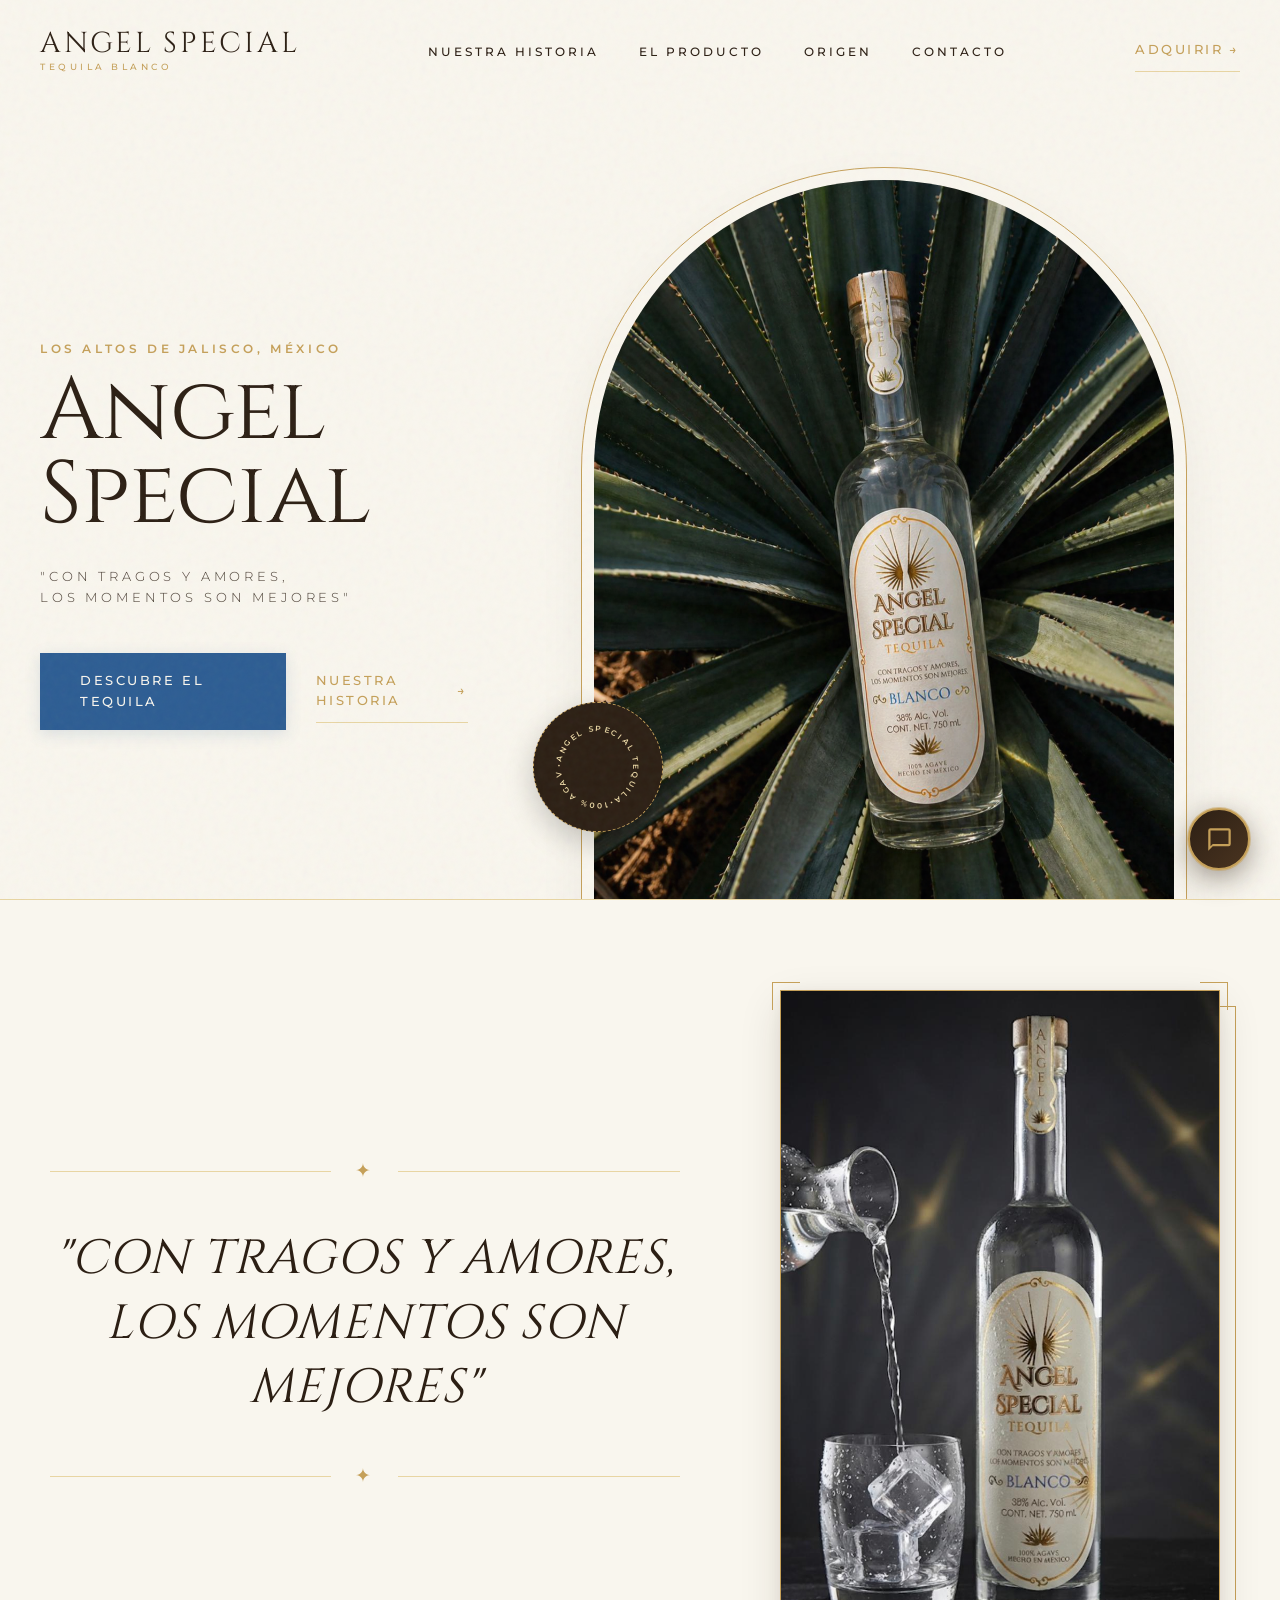
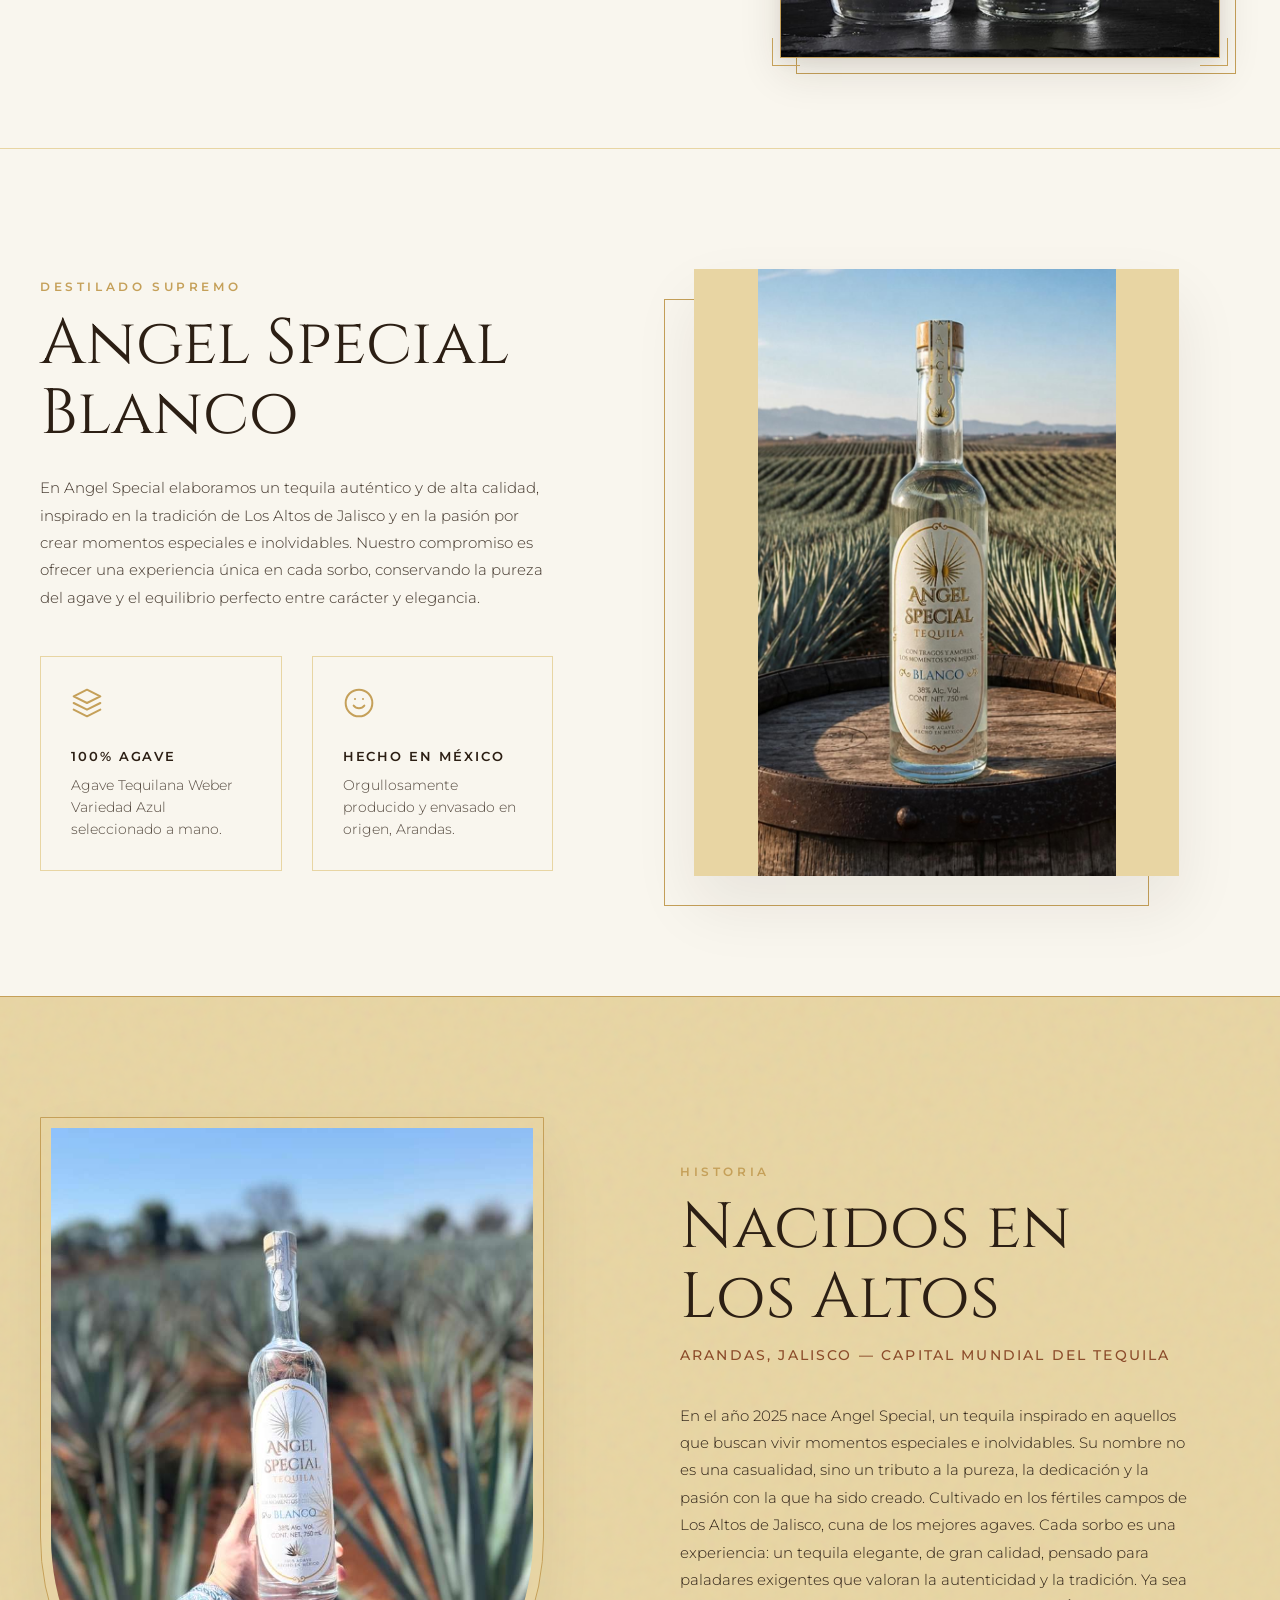
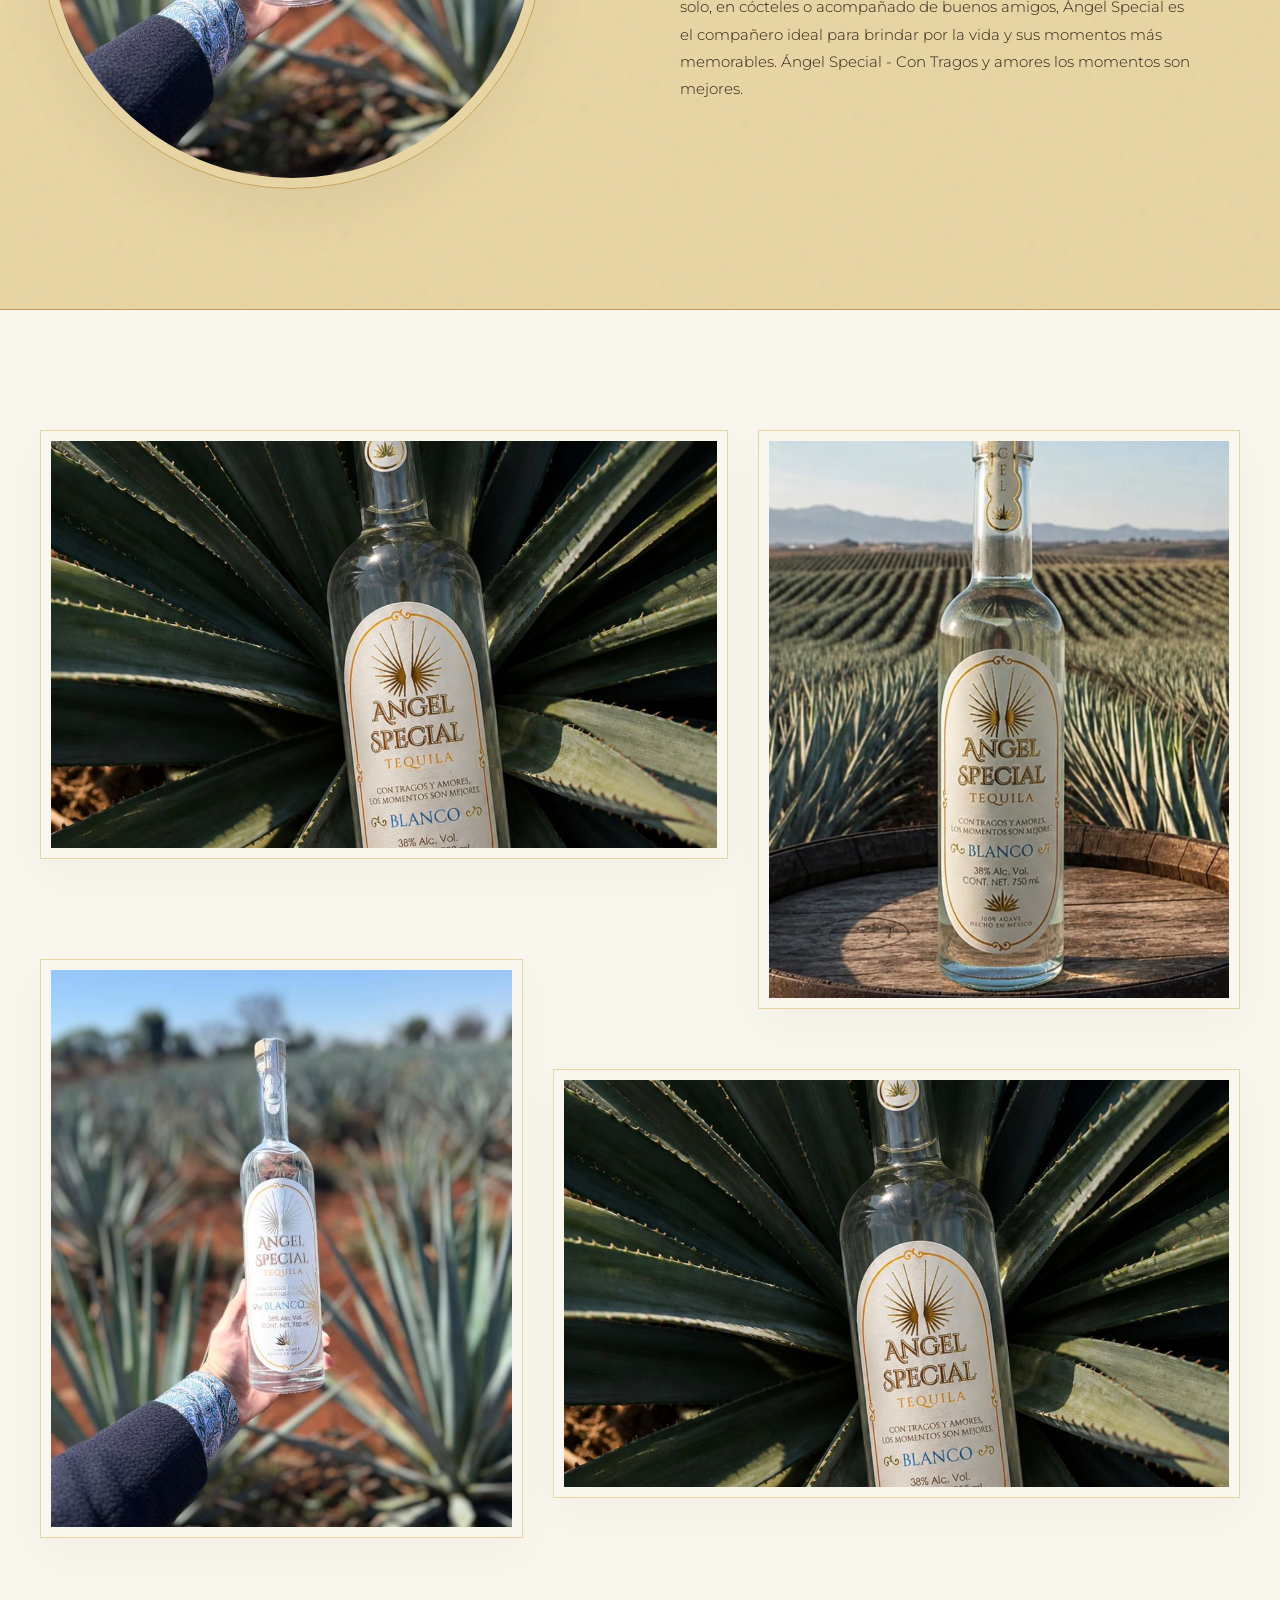
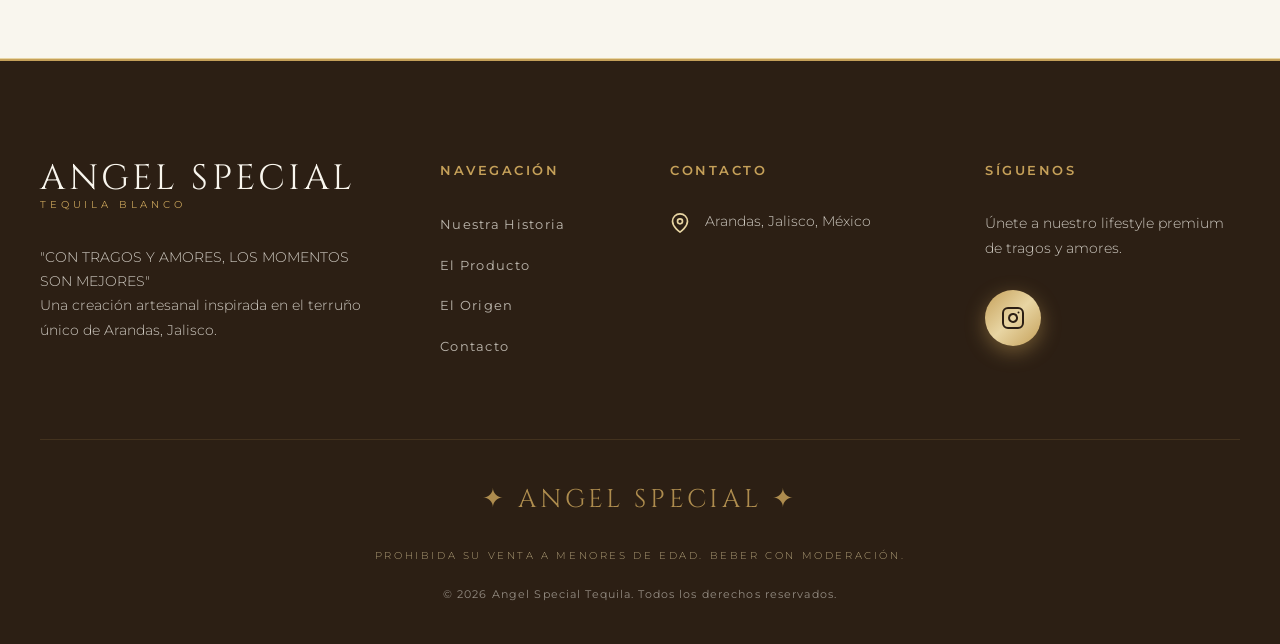
<file: Angel Especial/index.html>
<!DOCTYPE html>
<html lang="es">

<head>
  <meta charset="UTF-8">
  <meta name="viewport" content="width=device-width, initial-scale=1.0">
  <title>Angel Special Tequila | Orgullo de Los Altos de Jalisco</title>

  <!-- Meta tags de SEO y Optimización -->
  <meta name="description"
    content="Descubre Angel Special Tequila Blanco, 100% Agave Azul de Arandas, Jalisco. Tradición artesanal, sabor puro con notas cítricas e herbales. Un tequila premium excepcional.">
  <meta name="keywords"
    content="Tequila Blanco, Angel Special, Tequila Artesanal, Arandas Jalisco, Los Altos, Bebida Premium, 100% Agave">

  <!-- Open Graph / Redes Sociales -->
  <meta property="og:type" content="website">
  <meta property="og:title" content="Angel Special Tequila | Orgullo de Los Altos de Jalisco">
  <meta property="og:description"
    content="Sabor artesanal nacido de la tierra roja de Arandas. Con tragos y amores, los momentos son mejores.">
  <meta property="og:image" content="IMAGES/Botella en el agave.jpeg">
  <meta property="og:url" content="https://www.angelspecial.com.mx">

  <!-- Google Fonts -->
  <link rel="preconnect" href="https://fonts.googleapis.com">
  <link rel="preconnect" href="https://fonts.gstatic.com" crossorigin>
  <link
    href="https://fonts.googleapis.com/css2?family=Cinzel:wght@400;500;600;700;900&family=Montserrat:ital,wght@0,300;0,400;0,500;0,600;1,300&display=swap"
    rel="stylesheet">

  <style>
    /* ----------------------------------------------------
       SISTEMA DE DISEÑO & VARIABLES (:root)
       ---------------------------------------------------- */
    :root {
      /* Paleta de Colores Exclusiva */
      --color-ivory: #F9F6EE;
      /* Fondo principal — marfil cálido */
      --color-dark: #2C1F14;
      /* Textos y contrastes — marrón casi negro */
      --color-gold: #C5A059;
      /* Acentos primarios — oro envejecido */
      --color-gold-lt: #E8D5A3;
      /* Oro claro — fondos secundarios y bordes */
      --color-cobalt: #2D5D93;
      /* CTA principal — azul cobalto */
      --color-agave: #6B7B5E;
      /* Acento terciario — verde agave */
      --color-terra: #8B4B2A;
      /* Detalle cálido — tierra roja de Arandas */

      /* Tipografía */
      --font-display: 'Cinzel', serif;
      --font-sans: 'Montserrat', sans-serif;

      /* Animaciones y Transiciones */
      --transition-smooth: all 0.8s cubic-bezier(0.16, 1, 0.3, 1);
      --transition-medium: all 0.4s cubic-bezier(0.25, 0.8, 0.25, 1);
      --transition-fast: all 0.25s ease;

      /* Ancho de Contenedor */
      --max-width: 1400px;
    }

    /* Reset & Estilos Base */
    *,
    *::before,
    *::after {
      box-sizing: border-box;
      margin: 0;
      padding: 0;
    }

    html {
      scroll-behavior: smooth;
      -webkit-font-smoothing: antialiased;
      -moz-osx-font-smoothing: grayscale;
    }

    body {
      background-color: var(--color-ivory);
      color: var(--color-dark);
      font-family: var(--font-sans);
      font-weight: 400;
      line-height: 1.6;
      overflow-x: hidden;
      position: relative;
    }

    /* Textura de Papel de Lujo Sutil Overlay */
    body::before {
      content: "";
      position: fixed;
      top: 0;
      left: 0;
      width: 100vw;
      height: 100vh;
      pointer-events: none;
      z-index: 9999;
      opacity: 0.045;
      background-image: url("data:image/svg+xml,%3Csvg viewBox='0 0 200 200' xmlns='http://www.w3.org/2000/svg'%3E%3Cfilter id='noise'%3E%3CfeTurbulence type='fractalNoise' baseFrequency='0.65' numOctaves='3' stitchTiles='stitch'/%3E%3C/filter%3E%3Crect width='100%25' height='100%25' filter='url(%23noise)'/%3E%3C/svg%3E");
    }



    /* ----------------------------------------------------
       ELEMENTOS ESTRUCTURALES Y UTILIDADES
       ---------------------------------------------------- */
    .container {
      max-width: var(--max-width);
      margin: 0 auto;
      padding: 0 40px;
      position: relative;
    }

    @media (max-width: 768px) {
      .container {
        padding: 0 24px;
      }
    }

    section {
      padding: 120px 0;
      position: relative;
    }

    @media (max-width: 768px) {
      section {
        padding: 80px 0;
      }
    }

    /* Separadores Ornamentales */
    .ornament-separator {
      display: flex;
      align-items: center;
      justify-content: center;
      margin: 40px 0;
      position: relative;
      width: 100%;
    }

    .ornament-separator::before,
    .ornament-separator::after {
      content: "";
      height: 1px;
      background-color: var(--color-gold-lt);
      flex-grow: 1;
    }

    .ornament-separator::before {
      margin-right: 24px;
    }

    .ornament-separator::after {
      margin-left: 24px;
    }

    .ornament-diamond {
      font-family: var(--font-display);
      font-size: 1.2rem;
      color: var(--color-gold);
      user-select: none;
      letter-spacing: 0.15em;
    }

    /* Tipografía Global */
    h1,
    h2,
    h3,
    h4,
    .font-editorial {
      font-family: var(--font-display);
      font-weight: 400;
      color: var(--color-dark);
    }

    .eyebrow {
      font-family: var(--font-sans);
      font-size: 0.75rem;
      font-weight: 600;
      text-transform: uppercase;
      letter-spacing: 0.3em;
      color: var(--color-gold);
      display: inline-block;
      margin-bottom: 12px;
    }

    /* Botones y CTAs */
    .btn {
      display: inline-flex;
      align-items: center;
      justify-content: center;
      font-family: var(--font-sans);
      font-size: 0.8rem;
      font-weight: 500;
      text-transform: uppercase;
      letter-spacing: 0.2em;
      text-decoration: none;
      padding: 18px 40px;
      transition: var(--transition-medium);
      position: relative;
      z-index: 1;
      border: none;
    }

    .btn-primary {
      background-color: var(--color-cobalt);
      color: var(--color-ivory);
      box-shadow: 0 4px 15px rgba(45, 93, 147, 0.15);
    }

    .btn-primary::after {
      content: "";
      position: absolute;
      top: 0;
      left: 0;
      width: 100%;
      height: 100%;
      background-color: var(--color-dark);
      z-index: -1;
      transform: scaleX(0);
      transform-origin: right;
      transition: transform 0.4s cubic-bezier(0.16, 1, 0.3, 1);
    }

    .btn-primary:hover {
      box-shadow: 0 8px 25px rgba(45, 93, 147, 0.3);
      transform: translateY(-2px);
    }

    .btn-primary:hover::after {
      transform: scaleX(1);
      transform-origin: left;
    }

    .btn-secondary {
      background-color: transparent;
      color: var(--color-gold);
      padding: 10px 0;
      border-bottom: 1px solid var(--color-gold-lt);
      font-size: 0.8rem;
      transition: var(--transition-medium);
    }

    .btn-secondary span {
      display: inline-block;
      transition: transform 0.3s ease;
      margin-left: 6px;
    }

    .btn-secondary:hover {
      color: var(--color-dark);
      border-bottom-color: var(--color-dark);
    }

    .btn-secondary:hover span {
      transform: translateX(6px);
    }

    /* ----------------------------------------------------
       [ 1 ] NAV / HEADER
       ---------------------------------------------------- */
    .header-nav {
      position: fixed;
      top: 0;
      left: 0;
      width: 100%;
      z-index: 1000;
      transition: var(--transition-medium);
      padding: 30px 0;
      border-bottom: 1px solid transparent;
    }

    .header-nav.scrolled {
      background-color: var(--color-ivory);
      padding: 18px 0;
      border-bottom: 1px solid var(--color-gold-lt);
      box-shadow: 0 4px 20px rgba(44, 31, 20, 0.03);
    }

    .nav-container {
      display: flex;
      justify-content: space-between;
      align-items: center;
      max-width: var(--max-width);
      margin: 0 auto;
      padding: 0 40px;
    }

    @media (max-width: 768px) {
      .nav-container {
        padding: 0 24px;
      }
    }

    .logo {
      font-family: var(--font-display);
      font-size: 1.8rem;
      font-weight: 400;
      color: var(--color-dark);
      text-decoration: none;
      letter-spacing: 0.1em;
      transition: var(--transition-fast);
      display: flex;
      flex-direction: column;
      line-height: 1;
    }

    .logo span.sublogo {
      font-family: var(--font-sans);
      font-size: 0.55rem;
      font-weight: 500;
      letter-spacing: 0.4em;
      color: var(--color-gold);
      margin-top: 4px;
      text-transform: uppercase;
    }

    .nav-menu {
      display: flex;
      gap: 40px;
      list-style: none;
    }

    .nav-link {
      font-family: var(--font-sans);
      font-size: 0.75rem;
      font-weight: 500;
      text-transform: uppercase;
      letter-spacing: 0.25em;
      color: var(--color-dark);
      text-decoration: none;
      position: relative;
      padding: 8px 0;
      transition: var(--transition-fast);
    }

    .nav-link::after {
      content: "";
      position: absolute;
      bottom: 0;
      left: 0;
      width: 100%;
      height: 1px;
      background-color: var(--color-gold);
      transform: scaleX(0);
      transform-origin: right;
      transition: transform 0.4s cubic-bezier(0.16, 1, 0.3, 1);
    }

    .nav-link:hover {
      color: var(--color-gold);
    }

    .nav-link:hover::after {
      transform: scaleX(1);
      transform-origin: left;
    }

    .nav-actions {
      display: flex;
      align-items: center;
    }

    /* Menú Hamburguesa Minimalista (Mobile) */
    .menu-toggle {
      display: none;
      background: none;
      border: none;
      width: 30px;
      height: 20px;
      position: relative;
      z-index: 1100;
    }

    .menu-toggle span {
      display: block;
      width: 100%;
      height: 1px;
      background-color: var(--color-dark);
      position: absolute;
      transition: var(--transition-medium);
    }

    .menu-toggle span:nth-child(1) {
      top: 0;
    }

    .menu-toggle span:nth-child(2) {
      top: 9px;
    }

    .menu-toggle span:nth-child(3) {
      top: 18px;
    }

    .menu-toggle.active span:nth-child(1) {
      transform: translateY(9px) rotate(45deg);
      background-color: var(--color-ivory);
    }

    .menu-toggle.active span:nth-child(2) {
      opacity: 0;
    }

    .menu-toggle.active span:nth-child(3) {
      transform: translateY(-9px) rotate(-45deg);
      background-color: var(--color-ivory);
    }

    /* Cajón de Menú Móvil */
    .mobile-drawer {
      position: fixed;
      top: 0;
      right: -100%;
      width: 100%;
      height: 100vh;
      background-color: var(--color-dark);
      z-index: 1050;
      display: flex;
      flex-direction: column;
      justify-content: center;
      align-items: center;
      transition: right 0.6s cubic-bezier(0.16, 1, 0.3, 1);
      padding: 40px;
    }

    .mobile-drawer.active {
      right: 0;
    }

    .mobile-menu {
      list-style: none;
      text-align: center;
      display: flex;
      flex-direction: column;
      gap: 30px;
      margin-bottom: 50px;
    }

    .mobile-link {
      font-family: var(--font-display);
      font-size: 2.2rem;
      color: var(--color-ivory);
      text-decoration: none;
      letter-spacing: 0.1em;
      transition: var(--transition-fast);
      display: block;
    }

    .mobile-link:hover {
      color: var(--color-gold);
      transform: translateY(-5px);
    }

    .mobile-drawer-footer {
      text-align: center;
      color: var(--color-gold-lt);
    }

    .mobile-drawer-footer p {
      font-size: 0.7rem;
      letter-spacing: 0.2em;
      text-transform: uppercase;
      margin-bottom: 20px;
    }

    .mobile-drawer-socials {
      display: flex;
      gap: 20px;
      justify-content: center;
    }

    .mobile-drawer-socials a {
      color: var(--color-ivory);
      transition: var(--transition-fast);
    }

    .mobile-drawer-socials a:hover {
      color: var(--color-gold);
    }

    @media (max-width: 1024px) {
      .nav-menu {
        display: none;
      }

      .nav-actions {
        display: none;
      }

      .menu-toggle {
        display: block;
      }
    }

    /* ----------------------------------------------------
       [ 2 ] HERO SECTION
       ---------------------------------------------------- */
    .hero {
      height: 100vh;
      min-height: 750px;
      display: flex;
      align-items: center;
      padding: 0;
      position: relative;
      overflow: hidden;
      border-bottom: 1px solid var(--color-gold-lt);
    }

    .hero-layout {
      display: grid;
      grid-template-columns: 4.5fr 7.5fr;
      align-items: center;
      width: 100%;
      height: 100%;
      gap: 60px;
    }

    .hero-content {
      display: flex;
      flex-direction: column;
      justify-content: center;
      height: 100%;
      z-index: 10;
      padding-top: 80px;
    }

    .hero-title {
      font-size: 5.5rem;
      line-height: 0.95;
      margin-bottom: 30px;
      letter-spacing: -0.01em;
    }

    /* Animación de Título Palabra por Palabra */
    .word-wrapper {
      display: inline-block;
      overflow: hidden;
      vertical-align: bottom;
      margin-right: 0.15em;
    }

    .word-anim {
      display: inline-block;
      transform: translateY(110%);
      transition: transform 1.2s cubic-bezier(0.16, 1, 0.3, 1);
    }

    .hero.ready-to-animate .word-anim {
      transform: translateY(0);
    }

    .hero.ready-to-animate .word-anim.word-1 {
      transition-delay: 0.1s;
    }

    .hero.ready-to-animate .word-anim.word-2 {
      transition-delay: 0.25s;
    }

    .hero-slogan {
      font-family: var(--font-sans);
      font-size: 0.8rem;
      font-weight: 300;
      letter-spacing: 0.3em;
      text-transform: uppercase;
      color: var(--color-dark);
      margin-bottom: 45px;
      opacity: 0;
      transform: translateY(20px);
      transition: opacity 1.2s cubic-bezier(0.16, 1, 0.3, 1) 0.5s, transform 1.2s cubic-bezier(0.16, 1, 0.3, 1) 0.5s;
    }

    .hero.ready-to-animate .hero-slogan {
      opacity: 0.85;
      transform: translateY(0);
    }

    .hero-ctas {
      display: flex;
      align-items: center;
      gap: 30px;
      opacity: 0;
      transform: translateY(25px);
      transition: opacity 1.2s cubic-bezier(0.16, 1, 0.3, 1) 0.7s, transform 1.2s cubic-bezier(0.16, 1, 0.3, 1) 0.7s;
    }

    .hero.ready-to-animate .hero-ctas {
      opacity: 1;
      transform: translateY(0);
    }

    /* Hero Image Area (Asymmetric right column) */
    .hero-visual {
      height: 100%;
      width: 100%;
      position: relative;
      display: flex;
      align-items: center;
      justify-content: center;
      padding-top: 100px;
    }

    .hero-frame-container {
      width: 85%;
      height: 85%;
      position: relative;
      transform-style: preserve-3d;
      perspective: 1000px;
    }

    /* Arched Editorial Frame */
    .hero-arched-frame {
      width: 100%;
      height: 100%;
      border-radius: 400px 400px 0 0;
      border: 1px solid var(--color-gold);
      padding: 12px;
      position: relative;
      overflow: hidden;
      background-color: transparent;
      box-shadow: 0 20px 50px rgba(44, 31, 20, 0.05);
      transition: var(--transition-smooth);
    }

    .hero-arched-inner {
      width: 100%;
      height: 100%;
      border-radius: 388px 388px 0 0;
      overflow: hidden;
      position: relative;
      background: linear-gradient(135deg, #eae5d9 0%, #dbd4c3 100%);
    }

    .hero-image {
      width: 100%;
      height: 100%;
      object-fit: cover;
      transition: transform 0.6s cubic-bezier(0.25, 1, 0.5, 1);
      will-change: transform;
    }

    /* Sello Circular Giratorio Decorativo */
    .luxury-seal {
      position: absolute;
      bottom: 12%;
      left: -8%;
      width: 130px;
      height: 130px;
      z-index: 15;
      background-color: var(--color-dark);
      color: var(--color-gold-lt);
      border-radius: 50%;
      display: flex;
      align-items: center;
      justify-content: center;
      box-shadow: 0 10px 30px rgba(0, 0, 0, 0.2);
      border: 1px dashed var(--color-gold);
      transform: rotate(0deg);
      transition: var(--transition-smooth);
    }

    .luxury-seal svg {
      width: 80%;
      height: 80%;
      animation: rotateSeal 20s linear infinite;
    }

    @keyframes rotateSeal {
      to {
        transform: rotate(360deg);
      }
    }

    .luxury-seal-caption {
      position: absolute;
      bottom: -40px;
      right: 40px;
      font-family: var(--font-sans);
      font-size: 0.65rem;
      font-weight: 500;
      letter-spacing: 0.25em;
      text-transform: uppercase;
      color: var(--color-gold);
      opacity: 0.8;
    }

    /* Mobile Responsive para Hero */
    @media (max-width: 1200px) {
      .hero-title {
        font-size: 4.5rem;
      }
    }

    @media (max-width: 1024px) {
      .hero {
        height: auto;
        padding-top: 140px;
        padding-bottom: 80px;
      }

      .hero-layout {
        grid-template-columns: 1fr;
        gap: 50px;
      }

      .hero-content {
        padding-top: 0;
        text-align: center;
        align-items: center;
      }

      .hero-visual {
        padding-top: 0;
        height: 600px;
      }

      .hero-frame-container {
        width: 75%;
        height: 100%;
      }

      .luxury-seal {
        bottom: 5%;
        left: -4%;
        width: 100px;
        height: 100px;
      }
    }

    @media (max-width: 576px) {
      .hero-title {
        font-size: 3.5rem;
      }

      .hero-slogan {
        font-size: 0.7rem;
        letter-spacing: 0.2em;
      }

      .hero-ctas {
        flex-direction: column;
        width: 100%;
        gap: 15px;
      }

      .hero-ctas .btn {
        width: 100%;
      }

      .hero-visual {
        height: 480px;
      }

      .hero-frame-container {
        width: 90%;
      }
    }

    /* ----------------------------------------------------
       [ 3 ] STATEMENT / CITA DE MARCA & BOTELLA 2
       ---------------------------------------------------- */
    .statement-section {
      background-color: var(--color-ivory);
      position: relative;
      z-index: 10;
      padding: 90px 0;
    }

    .statement-layout {
      display: grid;
      grid-template-columns: 1.15fr 0.85fr;
      gap: 70px;
      align-items: center;
    }

    .statement-text-col {
      text-align: center;
      padding: 10px;
    }

    .statement-quote {
      font-family: var(--font-display);
      font-size: 3rem;
      font-style: italic;
      font-weight: 400;
      color: var(--color-dark);
      line-height: 1.35;
      margin: 35px 0;
      letter-spacing: 0.02em;
    }

    .statement-visual-col {
      display: flex;
      justify-content: center;
      align-items: center;
    }

    .statement-image-frame {
      position: relative;
      width: 100%;
      max-width: 440px;
      margin: 0 auto;
    }

    .statement-border-offset {
      position: absolute;
      bottom: -16px;
      right: -16px;
      width: 100%;
      height: 100%;
      border: 1px solid var(--color-gold);
      z-index: 0;
      pointer-events: none;
      transition: var(--transition-smooth);
    }

    .statement-image-frame:hover .statement-border-offset {
      transform: translate(6px, 6px);
      border-color: var(--color-cobalt);
    }

    .statement-corner {
      position: absolute;
      width: 28px;
      height: 28px;
      z-index: 20;
      pointer-events: none;
    }

    .statement-corner-tl {
      top: -8px;
      left: -8px;
      border-top: 1.5px solid var(--color-gold);
      border-left: 1.5px solid var(--color-gold);
    }

    .statement-corner-tr {
      top: -8px;
      right: -8px;
      border-top: 1.5px solid var(--color-gold);
      border-right: 1.5px solid var(--color-gold);
    }

    .statement-corner-bl {
      bottom: -8px;
      left: -8px;
      border-bottom: 1.5px solid var(--color-gold);
      border-left: 1.5px solid var(--color-gold);
    }

    .statement-corner-br {
      bottom: -8px;
      right: -8px;
      border-bottom: 1.5px solid var(--color-gold);
      border-right: 1.5px solid var(--color-gold);
    }

    .statement-image-inner {
      position: relative;
      width: 100%;
      aspect-ratio: 843 / 1280;
      border: 1px solid var(--color-gold);
      overflow: hidden;
      z-index: 1;
      box-shadow:
        0 14px 40px rgba(44, 31, 20, 0.12),
        0 4px 14px rgba(44, 31, 20, 0.06);
    }

    .statement-img {
      width: 100%;
      height: 100%;
      object-fit: cover;
      object-position: center;
      display: block;
      transition: transform 0.8s cubic-bezier(0.16, 1, 0.3, 1);
    }

    .statement-image-frame:hover .statement-img {
      transform: scale(1.04);
    }

    @media (max-width: 992px) {
      .statement-layout {
        grid-template-columns: 1fr;
        gap: 50px;
      }

      .statement-image-frame {
        max-width: 380px;
      }

      .statement-quote {
        font-size: 2.5rem;
      }
    }

    @media (max-width: 768px) {
      .statement-section {
        padding: 60px 0;
      }

      .statement-quote {
        font-size: 1.9rem;
        margin: 25px 0;
      }

      .statement-image-frame {
        max-width: 310px;
      }
    }

    /* ----------------------------------------------------
       [ 4 ] EL PRODUCTO
       ---------------------------------------------------- */
    .product-section {
      background-color: var(--color-ivory);
      border-top: 1px solid var(--color-gold-lt);
    }

    .product-layout {
      display: grid;
      grid-template-columns: 5.5fr 6.5fr;
      gap: 80px;
      align-items: center;
    }

    .product-info {
      z-index: 10;
    }

    .product-title {
      font-size: 4rem;
      line-height: 1.1;
      margin-bottom: 25px;
    }

    .product-desc {
      font-family: var(--font-sans);
      font-weight: 300;
      font-size: 0.95rem;
      line-height: 1.8;
      color: var(--color-dark);
      margin-bottom: 45px;
      opacity: 0.9;
    }

    /* Grid de Características */
    .specs-grid {
      display: grid;
      grid-template-columns: repeat(2, 1fr);
      gap: 30px;
    }

    .spec-card {
      background-color: transparent;
      border: 1px solid var(--color-gold-lt);
      padding: 30px;
      transition: var(--transition-medium);
      position: relative;
      overflow: hidden;
    }

    .spec-card::before {
      content: "";
      position: absolute;
      top: 0;
      left: 0;
      width: 100%;
      height: 3px;
      background-color: var(--color-gold);
      transform: scaleX(0);
      transform-origin: left;
      transition: transform 0.4s cubic-bezier(0.16, 1, 0.3, 1);
    }

    .spec-card:hover {
      background-color: #fff;
      transform: translateY(-5px);
      box-shadow: 0 15px 35px rgba(44, 31, 20, 0.04);
      border-color: var(--color-gold);
    }

    .spec-card:hover::before {
      transform: scaleX(1);
    }

    .spec-icon {
      width: 32px;
      height: 32px;
      margin-bottom: 20px;
      color: var(--color-gold);
    }

    .spec-card h3 {
      font-family: var(--font-sans);
      font-size: 0.8rem;
      font-weight: 600;
      text-transform: uppercase;
      letter-spacing: 0.15em;
      color: var(--color-dark);
      margin-bottom: 8px;
    }

    .spec-card p {
      font-family: var(--font-sans);
      font-size: 0.85rem;
      font-weight: 300;
      color: var(--color-dark);
      opacity: 0.8;
    }

    /* Imagen del Producto en Lado Derecho */
    .product-visual {
      display: flex;
      justify-content: center;
      align-items: center;
      position: relative;
    }

    /* Offset Frame Aesthetic */
    .product-offset-frame {
      position: relative;
      width: 80%;
      aspect-ratio: 4 / 5;
    }

    .product-offset-border {
      position: absolute;
      top: 30px;
      left: -30px;
      width: 100%;
      height: 100%;
      border: 1px solid var(--color-gold);
      z-index: 1;
      pointer-events: none;
      transition: var(--transition-smooth);
    }

    .product-image-container {
      position: relative;
      width: 100%;
      height: 100%;
      overflow: hidden;
      z-index: 2;
      box-shadow: 0 30px 60px rgba(44, 31, 20, 0.08);
      background-color: var(--color-gold-lt);
    }

    .product-image {
      width: 100%;
      height: 100%;
      object-fit: contain;
      object-position: center;
      transition: transform 0.8s ease;
    }

    .product-offset-frame:hover .product-image {
      transform: scale(1.2);
    }

    .product-offset-frame:hover .product-offset-border {
      top: 15px;
      left: -15px;
    }

    @media (max-width: 1024px) {
      .product-layout {
        grid-template-columns: 1fr;
        gap: 60px;
      }

      .product-visual {
        order: -1;
      }

      .product-offset-frame {
        width: 65%;
      }
    }

    @media (max-width: 768px) {
      .product-title {
        font-size: 3.2rem;
      }

      .specs-grid {
        grid-template-columns: 1fr;
        gap: 20px;
      }

      .product-offset-frame {
        width: 85%;
      }
    }

    /* ----------------------------------------------------
       [ 5 ] NUESTRA HISTORIA / ORIGEN
       ---------------------------------------------------- */
    .history-section {
      background-color: var(--color-gold-lt);
      border-top: 1px solid var(--color-gold);
      border-bottom: 1px solid var(--color-gold);
      overflow: hidden;
    }

    /* Textura de grano extra en esta sección para dar sensación terrosa */
    .history-section::after {
      content: "";
      position: absolute;
      top: 0;
      left: 0;
      width: 100%;
      height: 100%;
      pointer-events: none;
      z-index: 1;
      opacity: 0.06;
      background-image: url("data:image/svg+xml,%3Csvg viewBox='0 0 200 200' xmlns='http://www.w3.org/2000/svg'%3E%3Cfilter id='noise'%3E%3CfeTurbulence type='fractalNoise' baseFrequency='0.4' numOctaves='4' stitchTiles='stitch'/%3E%3C/filter%3E%3Crect width='100%25' height='100%25' filter='url(%23noise)'/%3E%3C/svg%3E");
    }

    .history-layout {
      display: grid;
      grid-template-columns: 6fr 6fr;
      gap: 80px;
      align-items: center;
      position: relative;
      z-index: 2;
    }

    .history-visual {
      display: flex;
      justify-content: flex-start;
    }

    /* Elegante marco editorial en arco invertido o silueta moderna */
    .history-frame {
      width: 90%;
      aspect-ratio: 3 / 4;
      border-radius: 0 0 300px 300px;
      border: 1px solid var(--color-gold);
      padding: 10px;
      background-color: transparent;
      box-shadow: 0 25px 60px rgba(0, 0, 0, 0.05);
    }

    .history-frame-inner {
      width: 100%;
      height: 100%;
      border-radius: 0 0 290px 290px;
      overflow: hidden;
      position: relative;
      background-color: var(--color-dark);
    }

    .history-image {
      width: 100%;
      height: 100%;
      object-fit: cover;
      transition: transform 0.8s ease;
    }

    .history-frame:hover .history-image {
      transform: scale(1.05);
    }

    .history-info {
      padding-right: 40px;
    }

    .history-title {
      font-size: 4rem;
      line-height: 1.1;
      margin-bottom: 10px;
    }

    .history-subtitle {
      font-family: var(--font-sans);
      font-size: 0.9rem;
      font-weight: 500;
      text-transform: uppercase;
      letter-spacing: 0.15em;
      color: var(--color-terra);
      margin-bottom: 35px;
    }

    .history-text {
      font-family: var(--font-sans);
      font-size: 0.95rem;
      font-weight: 300;
      line-height: 1.8;
      color: var(--color-dark);
      margin-bottom: 45px;
    }

    .history-text p {
      margin-bottom: 20px;
    }

    /* Bloque Estadístico Exclusivo */
    .stat-callout {
      border-left: 2px solid var(--color-gold);
      padding-left: 30px;
      margin-top: 40px;
    }

    .stat-number {
      font-family: var(--font-display);
      font-size: 3.5rem;
      line-height: 1;
      color: var(--color-dark);
      margin-bottom: 5px;
    }

    .stat-label {
      font-family: var(--font-sans);
      font-size: 0.75rem;
      font-weight: 600;
      letter-spacing: 0.15em;
      text-transform: uppercase;
      color: var(--color-gold);
    }

    @media (max-width: 1024px) {
      .history-layout {
        grid-template-columns: 1fr;
        gap: 60px;
      }

      .history-visual {
        justify-content: center;
      }

      .history-frame {
        width: 70%;
      }

      .history-info {
        padding-right: 0;
      }
    }

    @media (max-width: 768px) {
      .history-title {
        font-size: 3.2rem;
      }

      .history-frame {
        width: 90%;
      }
    }

    /* ----------------------------------------------------
       [ 6 ] GALERÍA / AMBIENTE
       ---------------------------------------------------- */
    .gallery-section {
      background-color: var(--color-ivory);
      border-bottom: 1px solid var(--color-gold-lt);
    }

    .gallery-grid {
      display: grid;
      grid-template-columns: repeat(12, 1fr);
      gap: 30px;
      position: relative;
    }

    .gallery-item {
      position: relative;
      overflow: hidden;
      border: 1px solid var(--color-gold-lt);
      padding: 10px;
      background-color: transparent;
      box-shadow: 0 15px 40px rgba(44, 31, 20, 0.03);
      transition: var(--transition-medium);
    }

    .gallery-item-inner {
      width: 100%;
      height: 100%;
      overflow: hidden;
      position: relative;
      background-color: var(--color-dark);
    }

    .gallery-img {
      width: 100%;
      height: 100%;
      object-fit: cover;
      transition: transform 0.8s ease;
      display: block;
    }

    .gallery-item:hover {
      border-color: var(--color-gold);
      transform: translateY(-5px);
      box-shadow: 0 25px 50px rgba(44, 31, 20, 0.08);
    }

    .gallery-item:hover .gallery-img {
      transform: scale(1.06);
    }

    /* Distribución Editorial de la Galería Asimétrica */
    .gallery-item-1 {
      grid-column: span 7;
      aspect-ratio: 16 / 10;
    }

    .gallery-item-2 {
      grid-column: span 5;
      aspect-ratio: 10 / 12;
    }

    .gallery-item-3 {
      grid-column: span 5;
      aspect-ratio: 10 / 12;
      margin-top: -80px;
      /* Offset editorial de altura */
    }

    .gallery-item-4 {
      grid-column: span 7;
      aspect-ratio: 16 / 10;
      margin-top: 30px;
    }

    @media (max-width: 1024px) {
      .gallery-item-3 {
        margin-top: 0;
      }

      .gallery-item-4 {
        margin-top: 0;
      }
    }

    @media (max-width: 768px) {
      .gallery-grid {
        grid-template-columns: 1fr;
        gap: 30px;
      }

      .gallery-item {
        grid-column: span 12 !important;
        aspect-ratio: 4 / 3 !important;
      }
    }

    /* ----------------------------------------------------
       [ 7 ] CONTACTO / FOOTER
       ---------------------------------------------------- */
    footer {
      background-color: var(--color-dark);
      color: var(--color-ivory);
      padding: 100px 0 40px 0;
      border-top: 2px solid var(--color-gold);
      position: relative;
      z-index: 10;
    }

    .footer-grid {
      display: grid;
      grid-template-columns: 4fr 2fr 3fr 3fr;
      gap: 60px;
      margin-bottom: 80px;
    }

    .footer-col h3 {
      font-family: var(--font-sans);
      font-size: 0.8rem;
      font-weight: 600;
      text-transform: uppercase;
      letter-spacing: 0.2em;
      color: var(--color-gold);
      margin-bottom: 30px;
    }

    .footer-col p {
      font-family: var(--font-sans);
      font-size: 0.85rem;
      font-weight: 300;
      color: var(--color-ivory);
      opacity: 0.8;
      line-height: 1.8;
    }

    .footer-logo-area .footer-brand {
      font-family: var(--font-display);
      font-size: 2.2rem;
      color: var(--color-ivory);
      text-decoration: none;
      letter-spacing: 0.1em;
      display: inline-block;
      margin-bottom: 20px;
      line-height: 1;
    }

    .footer-logo-area .footer-brand span {
      display: block;
      font-family: var(--font-sans);
      font-size: 0.6rem;
      letter-spacing: 0.4em;
      color: var(--color-gold);
      margin-top: 4px;
      text-transform: uppercase;
    }

    .footer-links-list {
      list-style: none;
      display: flex;
      flex-direction: column;
      gap: 15px;
    }

    .footer-links-list a {
      font-family: var(--font-sans);
      font-size: 0.8rem;
      font-weight: 400;
      letter-spacing: 0.1em;
      color: var(--color-ivory);
      opacity: 0.7;
      text-decoration: none;
      transition: var(--transition-fast);
    }

    .footer-links-list a:hover {
      opacity: 1;
      color: var(--color-gold);
      padding-left: 6px;
    }

    /* Info de contacto */
    .contact-details {
      display: flex;
      flex-direction: column;
      gap: 20px;
    }

    .contact-item {
      display: flex;
      align-items: flex-start;
      gap: 15px;
    }

    .contact-icon {
      width: 20px;
      height: 20px;
      color: var(--color-gold-lt);
      flex-shrink: 0;
      margin-top: 2px;
    }

    .contact-text {
      font-family: var(--font-sans);
      font-size: 0.85rem;
      font-weight: 300;
      color: var(--color-ivory);
      opacity: 0.8;
    }

    .contact-text a {
      color: inherit;
      text-decoration: none;
      transition: var(--transition-fast);
    }

    .contact-text a:hover {
      color: var(--color-gold);
    }

    /* Redes Sociales y Newsletter */
    .social-links {
      display: flex;
      gap: 20px;
      margin-top: 25px;
    }

    .social-icon-btn {
      width: 40px;
      height: 40px;
      border: 1px solid rgba(232, 213, 163, 0.25);
      border-radius: 50%;
      display: flex;
      align-items: center;
      justify-content: center;
      color: var(--color-ivory);
      transition: var(--transition-medium);
      text-decoration: none;
      cursor: pointer;
      position: relative;
      z-index: 10000;
    }

    .social-icon-btn svg {
      width: 18px;
      height: 18px;
    }

    .social-icon-btn:hover {
      border-color: var(--color-gold);
      background-color: var(--color-gold);
      color: var(--color-dark);
      transform: translateY(-3px);
    }

    /* Separador Final */
    .footer-bottom-separator {
      border-top: 1px solid rgba(197, 160, 89, 0.15);
      padding-top: 40px;
      display: flex;
      flex-direction: column;
      align-items: center;
      text-align: center;
    }

    .footer-logo-mark {
      font-family: var(--font-display);
      font-size: 1.6rem;
      color: var(--color-gold);
      margin-bottom: 25px;
      opacity: 0.85;
      letter-spacing: 0.15em;
    }

    .legal-notice {
      font-family: var(--font-sans);
      font-size: 0.65rem;
      font-weight: 300;
      letter-spacing: 0.25em;
      line-height: 2;
      text-transform: uppercase;
      color: var(--color-gold-lt);
      opacity: 0.7;
      max-width: 800px;
      margin: 0 auto;
    }

    .copyright {
      font-size: 0.7rem;
      margin-top: 20px;
      opacity: 0.5;
      letter-spacing: 0.1em;
    }

    @media (max-width: 1200px) {
      .footer-grid {
        grid-template-columns: repeat(2, 1fr);
        gap: 50px;
      }
    }

    @media (max-width: 768px) {
      footer {
        padding: 80px 0 40px 0;
      }

      .footer-grid {
        grid-template-columns: 1fr;
        gap: 40px;
      }

      .footer-col h3 {
        margin-bottom: 20px;
      }
    }

    /* ----------------------------------------------------
       SCROLL ANIMATIONS (Intersection Observer)
       ---------------------------------------------------- */
    .reveal {
      opacity: 0;
      transform: translateY(40px);
      transition: opacity 1.2s cubic-bezier(0.16, 1, 0.3, 1), transform 1.2s cubic-bezier(0.16, 1, 0.3, 1);
    }

    .reveal.active {
      opacity: 1;
      transform: translateY(0);
    }

    .reveal-delay-1 {
      transition-delay: 0.15s;
    }

    .reveal-delay-2 {
      transition-delay: 0.3s;
    }

    .reveal-delay-3 {
      transition-delay: 0.45s;
    }

    /* ----------------------------------------------------
       [ VIDEO SHOWCASE ] SECCIÓN DE VIDEO BOTELLA
       ---------------------------------------------------- */
  </style>
</head>

<body>


  <!-- [ 1 ] NAV / HEADER -->
  <header class="header-nav" id="js-header-nav">
    <div class="nav-container">
      <a href="#" class="logo js-hover-target" aria-label="Volver al inicio">
        ANGEL SPECIAL
        <span class="sublogo">Tequila Blanco</span>
      </a>

      <nav role="navigation" aria-label="Menú principal">
        <ul class="nav-menu">
          <li><a href="#historia" class="nav-link js-hover-target">Nuestra Historia</a></li>
          <li><a href="#producto" class="nav-link js-hover-target">El Producto</a></li>
          <li><a href="#origen" class="nav-link js-hover-target">Origen</a></li>
          <li><a href="#contacto" class="nav-link js-hover-target">Contacto</a></li>
        </ul>
      </nav>

      <div class="nav-actions">
        <a href="#contacto" class="btn btn-secondary js-hover-target">Adquirir<span>→</span></a>
      </div>

      <button class="menu-toggle js-hover-target" id="js-menu-toggle" aria-label="Abrir menú" aria-expanded="false"
        aria-controls="js-mobile-drawer">
        <span></span>
        <span></span>
        <span></span>
      </button>
    </div>
  </header>

  <!-- Cajón de Menú Móvil -->
  <div class="mobile-drawer" id="js-mobile-drawer">
    <ul class="mobile-menu">
      <li><a href="#historia" class="mobile-link js-hover-target">Nuestra Historia</a></li>
      <li><a href="#producto" class="mobile-link js-hover-target">El Producto</a></li>
      <li><a href="#origen" class="mobile-link js-hover-target">Origen</a></li>
      <li><a href="#contacto" class="mobile-link js-hover-target">Contacto</a></li>
    </ul>

    <div class="mobile-drawer-footer">
      <p>Síguenos en nuestras redes</p>
      <div class="mobile-drawer-socials">
        <a href="#" class="js-hover-target" aria-label="Instagram">
          <svg viewBox="0 0 24 24" width="24" height="24" stroke="currentColor" stroke-width="2" fill="none"
            stroke-linecap="round" stroke-linejoin="round">
            <rect x="2" y="2" width="20" height="20" rx="5" ry="5"></rect>
            <path d="M16 11.37A4 4 0 1 1 12.63 8 4 4 0 0 1 16 11.37z"></path>
            <line x1="17.5" y1="6.5" x2="17.51" y2="6.5"></line>
          </svg>
        </a>
        <a href="#" class="js-hover-target" aria-label="Facebook">
          <svg viewBox="0 0 24 24" width="24" height="24" stroke="currentColor" stroke-width="2" fill="none"
            stroke-linecap="round" stroke-linejoin="round">
            <path d="M18 2h-3a5 5 0 0 0-5 5v3H7v4h3v8h4v-8h3l1-4h-4V7a1 1 0 0 1 1-1h3z"></path>
          </svg>
        </a>
      </div>
    </div>
  </div>

  <main>
    <!-- [ 2 ] HERO SECTION -->
    <section class="hero" id="hero">
      <div class="container" style="height: 100%;">
        <div class="hero-layout">
          <!-- Text Area -->
          <div class="hero-content">
            <span class="eyebrow">Los Altos de Jalisco, México</span>

            <h1 class="hero-title" id="js-hero-title">
              <span class="word-wrapper"><span class="word-anim word-1">Angel</span></span><br>
              <span class="word-wrapper"><span class="word-anim word-2">Special</span></span>
            </h1>

            <p class="hero-slogan" id="js-hero-slogan">
              "CON TRAGOS Y AMORES,<br>LOS MOMENTOS SON MEJORES"
            </p>

            <div class="hero-ctas" id="js-hero-ctas">
              <a href="#producto" class="btn btn-primary js-hover-cobalt">Descubre el Tequila</a>
              <a href="#historia" class="btn btn-secondary js-hover-target">Nuestra Historia <span>→</span></a>
            </div>
          </div>

          <!-- Asymmetric Visual Area -->
          <div class="hero-visual" id="js-hero-visual">
            <div class="hero-frame-container" id="js-parallax-container">

              <!-- Sello de Lujo Rotativo -->
              <div class="luxury-seal">
                <svg viewBox="0 0 100 100">
                  <path id="seal-text-path" d="M 50,50 m -35,0 a 35,35 0 1,1 70,0 a 35,35 0 1,1 -70,0" fill="none">
                  </path>
                  <text font-family="'Montserrat', sans-serif" font-size="7.5" font-weight="600"
                    fill="var(--color-gold-lt)" letter-spacing="2">
                    <textPath href="#seal-text-path" startOffset="0%">
                      •ANGEL SPECIAL TEQUILA•100% AGAVE AZUL•
                    </textPath>
                  </text>
                </svg>
              </div>

              <!-- Arched editorial Frame -->
              <div class="hero-arched-frame" id="js-parallax-frame">
                <div class="hero-arched-inner">
                  <!-- Fallback: dynamic high-end CSS background if image fails -->
                  <img src="IMAGES/Botella en el agave.jpeg"
                    alt="Botella de Angel Special Tequila en los majestuosos campos de agave azul de Arandas, Jalisco"
                    class="hero-image" loading="eager">
                </div>
              </div>

              <span class="luxury-seal-caption">Colección Artesanal</span>
            </div>
          </div>
        </div>
      </div>
    </section>

    <!-- [ 3 ] STATEMENT / CITA DE MARCA & BOTELLA 2 -->
    <section class="statement-section" id="statement">
      <div class="container">
        <div class="statement-layout">
          <!-- Columna Izquierda: Eslogan -->
          <div class="statement-text-col reveal">
            <div class="ornament-separator">
              <span class="ornament-diamond">✦</span>
            </div>

            <blockquote class="statement-quote">
              "CON TRAGOS Y AMORES, LOS MOMENTOS SON MEJORES"
            </blockquote>

            <div class="ornament-separator">
              <span class="ornament-diamond">✦</span>
            </div>
          </div>

          <!-- Columna Derecha: Imagen Botella 2 -->
          <div class="statement-visual-col reveal reveal-delay-1">
            <div class="statement-image-frame">
              <!-- Borde offset dorado -->
              <div class="statement-border-offset"></div>

              <!-- Esquinas decorativas en "L" -->
              <div class="statement-corner statement-corner-tl"></div>
              <div class="statement-corner statement-corner-tr"></div>
              <div class="statement-corner statement-corner-bl"></div>
              <div class="statement-corner statement-corner-br"></div>

              <!-- Contenedor con borde dorado + imagen -->
              <div class="statement-image-inner">
                <img src="IMAGES/Botella 2.jpeg" alt="Angel Special Tequila Blanco - Botella" class="statement-img"
                  loading="lazy">
              </div>
            </div>
          </div>
        </div>
      </div>
    </section>

    <!-- [ 4 ] EL PRODUCTO -->
    <section class="product-section" id="producto">
      <div class="container">
        <div class="product-layout">
          <!-- Text Info left -->
          <div class="product-info reveal">
            <span class="eyebrow">Destilado Supremo</span>
            <h2 class="product-title">Angel Special Blanco</h2>

            <p class="product-desc">
              En Angel Special elaboramos un tequila auténtico y de alta calidad, inspirado en la tradición de Los Altos
              de Jalisco y en la pasión por crear momentos especiales e inolvidables. Nuestro compromiso es ofrecer una
              experiencia única en cada sorbo, conservando la pureza del agave y el equilibrio perfecto entre carácter y
              elegancia.
            </p>

            <!-- Grid de Características -->
            <div class="specs-grid">
              <!-- Card 1 -->
              <div class="spec-card reveal reveal-delay-1">
                <svg class="spec-icon" viewBox="0 0 24 24" fill="none" stroke="currentColor" stroke-width="1.5"
                  stroke-linecap="round" stroke-linejoin="round">
                  <path d="M12 2L2 7l10 5 10-5-10-5zM2 17l10 5 10-5M2 12l10 5 10-5"></path>
                </svg>
                <h3>100% Agave</h3>
                <p>Agave Tequilana Weber Variedad Azul seleccionado a mano.</p>
              </div>


              <!-- Card 4 -->
              <div class="spec-card reveal reveal-delay-2">
                <svg class="spec-icon" viewBox="0 0 24 24" fill="none" stroke="currentColor" stroke-width="1.5"
                  stroke-linecap="round" stroke-linejoin="round">
                  <circle cx="12" cy="12" r="10"></circle>
                  <path d="M8 14s1.5 2 4 2 4-2 4-2M9 9h.01M15 9h.01"></path>
                </svg>
                <h3>Hecho en México</h3>
                <p>Orgullosamente producido y envasado en origen, Arandas.</p>
              </div>
            </div>
          </div>

          <!-- Image Right Column -->
          <div class="product-visual reveal reveal-delay-2">
            <div class="product-offset-frame">
              <div class="product-offset-border"></div>
              <div class="product-image-container">
                <img src="IMAGES/Botella en el barril .jpeg"
                  alt="Elegante presentación de Angel Special Tequila reposando junto a las selectas barricas de roble de Arandas"
                  class="product-image" loading="lazy">
              </div>
            </div>
          </div>
        </div>
      </div>
    </section>

    <!-- [ 5 ] NUESTRA HISTORIA / ORIGEN -->
    <section class="history-section" id="historia">
      <div class="container">
        <div class="history-layout">
          <!-- Image left -->
          <div class="history-visual reveal">
            <div class="history-frame">
              <div class="history-frame-inner">
                <img src="IMAGES/Botella sostenida con la mano.jpeg"
                  alt="Jimador sosteniendo con orgullo la botella de Angel Special Tequila, reflejando el carácter puramente humano de nuestra destilería"
                  class="history-image" loading="lazy">
              </div>
            </div>
          </div>

          <!-- Text right -->
          <div class="history-info reveal reveal-delay-1">
            <span class="eyebrow" id="origen">Historia</span>
            <h2 class="history-title">Nacidos en Los Altos</h2>
            <h3 class="history-subtitle">Arandas, Jalisco — Capital Mundial del Tequila</h3>

            <div class="history-text">
              <p>
                En el año 2025 nace Angel Special, un tequila inspirado en aquellos que buscan vivir momentos especiales
                e inolvidables. Su nombre no es una casualidad, sino un tributo a la pureza, la dedicación y la pasión
                con la que ha sido creado.
                Cultivado en los fértiles campos de Los Altos de Jalisco, cuna de los mejores agaves. Cada sorbo es una
                experiencia: un tequila elegante, de gran calidad, pensado para paladares exigentes que valoran la
                autenticidad y la tradición. Ya sea solo, en cócteles o acompañado de buenos amigos, Ángel Special es el
                compañero ideal para brindar por la vida y sus momentos más memorables.
                Ángel Special - Con Tragos y amores los momentos son mejores.
              </p>

            </div>


          </div>
        </div>
      </div>
    </section>

    <!-- [ 6 ] GALERÍA / AMBIENTE -->
    <section class="gallery-section">
      <div class="container">
        <div class="gallery-grid">
          <!-- Item 1 (Grande) -->
          <div class="gallery-item gallery-item-1 reveal">
            <div class="gallery-item-inner">
              <img src="IMAGES/Botella en el agave.jpeg"
                alt="Los majestuosos surcos de agaves azules extendiéndose bajo el sol de Arandas, origen de Angel Special"
                class="gallery-img" loading="lazy">
            </div>
          </div>

          <!-- Item 2 -->
          <div class="gallery-item gallery-item-2 reveal reveal-delay-1">
            <div class="gallery-item-inner">
              <img src="IMAGES/Botella en el barril .jpeg"
                alt="La mística atmósfera de nuestra bodega de añejamiento en roble blanco" class="gallery-img"
                loading="lazy">
            </div>
          </div>

          <!-- Item 3 -->
          <div class="gallery-item gallery-item-3 reveal">
            <div class="gallery-item-inner">
              <img src="IMAGES/Botella sostenida con la mano.jpeg"
                alt="Detalle de la jimación del agave azul seleccionada meticulosamente en el campo" class="gallery-img"
                loading="lazy">
            </div>
          </div>

          <!-- Item 4 -->
          <div class="gallery-item gallery-item-4 reveal reveal-delay-1">
            <div class="gallery-item-inner">
              <img src="IMAGES/Botella en el agave.jpeg"
                alt="El destilado fluyendo cristalino, reflejo del proceso de triple destilación artesanal"
                class="gallery-img" loading="lazy">
            </div>
          </div>
        </div>
      </div>
    </section>
  </main>

  <!-- [ 7 ] CONTACTO / FOOTER -->
  <footer id="contacto">
    <div class="container">
      <div class="footer-grid">
        <!-- Col 1: Logo & Statement -->
        <div class="footer-col footer-logo-area">
          <a href="#" class="footer-brand js-hover-target">
            ANGEL SPECIAL
            <span>Tequila Blanco</span>
          </a>
          <p style="margin-top: 15px;">
            "CON TRAGOS Y AMORES, LOS MOMENTOS SON MEJORES"<br>
            Una creación artesanal inspirada en el terruño único de Arandas, Jalisco.
          </p>
        </div>

        <!-- Col 2: Navigation Links -->
        <div class="footer-col">
          <h3>Navegación</h3>
          <ul class="footer-links-list">
            <li><a href="#historia" class="js-hover-target">Nuestra Historia</a></li>
            <li><a href="#producto" class="js-hover-target">El Producto</a></li>
            <li><a href="#origen" class="js-hover-target">El Origen</a></li>
            <li><a href="#contacto" class="js-hover-target">Contacto</a></li>
          </ul>
        </div>

        <!-- Col 3: Contact Info -->
        <div class="footer-col">
          <h3>Contacto</h3>
          <div class="contact-details">
            <!-- Dirección -->
            <div class="contact-item">
              <svg class="contact-icon" viewBox="0 0 24 24" fill="none" stroke="currentColor" stroke-width="2"
                stroke-linecap="round" stroke-linejoin="round">
                <path d="M21 10c0 7-9 13-9 13s-9-6-9-13a9 9 0 0 1 18 0z"></path>
                <circle cx="12" cy="10" r="3"></circle>
              </svg>
              <span class="contact-text">Arandas, Jalisco, México</span>
            </div>
          </div>
        </div>

        <!-- Col 4: Redes & Legal breve -->
        <div class="footer-col">
          <h3>Síguenos</h3>
          <p>Únete a nuestro lifestyle premium de tragos y amores.</p>
          <div style="margin-top: 30px;">

            <!-- Estilos del botón flotante Instagram -->
            <style>
              @keyframes ig-pulse {
                0% {
                  box-shadow: 0 0 0 0 rgba(197, 160, 89, 0.7), 0 0 0 0 rgba(197, 160, 89, 0.4);
                }

                50% {
                  box-shadow: 0 0 0 12px rgba(197, 160, 89, 0), 0 0 0 24px rgba(197, 160, 89, 0);
                }

                100% {
                  box-shadow: 0 0 0 0 rgba(197, 160, 89, 0), 0 0 0 0 rgba(197, 160, 89, 0);
                }
              }

              @keyframes ig-float {

                0%,
                100% {
                  transform: translateY(0px);
                }

                50% {
                  transform: translateY(-5px);
                }
              }

              .ig-float-btn-wrap {
                display: inline-block;
                position: relative;
                z-index: 100000;
              }

              .ig-float-btn {
                display: inline-flex;
                align-items: center;
                justify-content: center;
                width: 56px;
                height: 56px;
                border-radius: 50%;
                background: linear-gradient(135deg, #C5A059 0%, #E8D5A3 50%, #C5A059 100%);
                color: #2C1F14;
                text-decoration: none;
                cursor: pointer;
                position: relative;
                z-index: 100000;
                animation: ig-pulse 2s ease-out infinite, ig-float 3s ease-in-out infinite;
                transition: transform 0.3s ease, background 0.3s ease;
                box-shadow: 0 6px 20px rgba(197, 160, 89, 0.45);
              }

              .ig-float-btn:hover {
                background: linear-gradient(135deg, #E1306C 0%, #F77737 50%, #FCAF45 100%);
                color: #fff;
                animation: ig-float 3s ease-in-out infinite;
                box-shadow: 0 8px 28px rgba(225, 48, 108, 0.5);
              }

              .ig-float-btn svg {
                width: 24px;
                height: 24px;
                pointer-events: none;
              }
            </style>

            <div class="ig-float-btn-wrap">
              <a href="https://www.instagram.com/angelspecialtequila?stkn=MXE2bHl0MGt2cXJhaw%3D%3D&utm_source=qr"
                target="_blank" rel="noopener noreferrer" class="ig-float-btn" aria-label="Síguenos en Instagram">
                <svg viewBox="0 0 24 24" fill="none" stroke="currentColor" stroke-width="2" stroke-linecap="round"
                  stroke-linejoin="round">
                  <rect x="2" y="2" width="20" height="20" rx="5" ry="5"></rect>
                  <path d="M16 11.37A4 4 0 1 1 12.63 8 4 4 0 0 1 16 11.37z"></path>
                  <line x1="17.5" y1="6.5" x2="17.51" y2="6.5"></line>
                </svg>
              </a>
            </div>

          </div>
        </div>


      </div>

      <!-- Separador Final Legal -->
      <div class="footer-bottom-separator">
        <div class="footer-logo-mark">✦ ANGEL SPECIAL ✦</div>
        <p class="legal-notice">
          PROHIBIDA SU VENTA A MENORES DE EDAD. BEBER CON MODERACIÓN.
        </p>
        <p class="copyright">
          © 2026 Angel Special Tequila. Todos los derechos reservados.
        </p>
      </div>
    </div>
  </footer>

  <!-- ----------------------------------------------------
       VANILLA JAVASCRIPT LAYER
       ---------------------------------------------------- -->
  <script>
    document.addEventListener("DOMContentLoaded", () => {

      // [ 1 ] ANIMACIÓN DE ENTRADA HERO (Word reveal & Slogans)
      const heroSection = document.getElementById("hero");
      setTimeout(() => {
        heroSection.classList.add("ready-to-animate");
      }, 100);

      // [ 2 ] EFECTO SCROLL EN NAV (Transparente -> Sólido)
      const navHeader = document.getElementById("js-header-nav");
      window.addEventListener("scroll", () => {
        if (window.scrollY > 80) {
          navHeader.classList.add("scrolled");
        } else {
          navHeader.classList.remove("scrolled");
        }
      });

      // [ 3 ] MENÚ HAMBURGUESA MOBILE
      const menuToggle = document.getElementById("js-menu-toggle");
      const mobileDrawer = document.getElementById("js-mobile-drawer");
      const mobileLinks = document.querySelectorAll(".mobile-link");

      menuToggle.addEventListener("click", () => {
        const expanded = menuToggle.getAttribute("aria-expanded") === "true";
        menuToggle.setAttribute("aria-expanded", !expanded);
        menuToggle.classList.toggle("active");
        mobileDrawer.classList.toggle("active");

        // Bloquear scroll del body al abrir el drawer
        document.body.style.overflow = !expanded ? "hidden" : "";
      });

      // Cerrar menú al hacer click en links
      mobileLinks.forEach(link => {
        link.addEventListener("click", () => {
          menuToggle.setAttribute("aria-expanded", "false");
          menuToggle.classList.remove("active");
          mobileDrawer.classList.remove("active");
          document.body.style.overflow = "";
        });
      });


      // [ 5 ] EFECTO PARALLAX INTERACTIVO EN HERO (Desktop)
      const parallaxContainer = document.getElementById("js-parallax-container");
      const parallaxFrame = document.getElementById("js-parallax-frame");
      const parallaxImage = parallaxFrame ? parallaxFrame.querySelector(".hero-image") : null;

      if (window.innerWidth > 1024 && parallaxContainer) {
        parallaxContainer.addEventListener("mousemove", (e) => {
          const rect = parallaxContainer.getBoundingClientRect();
          // Obtener coordenadas de -1 a 1 relativas al centro del contenedor
          const x = ((e.clientX - rect.left) / rect.width) * 2 - 1;
          const y = ((e.clientY - rect.top) / rect.height) * 2 - 1;

          // Rotación sutil y desplazamiento
          parallaxFrame.style.transform = `rotateY(${x * 6}deg) rotateX(${-y * 6}deg) translateZ(10px)`;
          if (parallaxImage) {
            parallaxImage.style.transform = `scale(1.08) translate(${-x * 8}px, ${-y * 8}px)`;
          }
        });

        parallaxContainer.addEventListener("mouseleave", () => {
          parallaxFrame.style.transform = `rotateY(0deg) rotateX(0deg) translateZ(0px)`;
          if (parallaxImage) {
            parallaxImage.style.transform = `scale(1) translate(0px, 0px)`;
          }
        });
      }

      // [ 6 ] INTERSECTION OBSERVER PARA REVELAR ELEMENTOS AL SCROLL
      const revealElements = document.querySelectorAll(".reveal");

      const revealCallback = (entries, observer) => {
        entries.forEach(entry => {
          if (entry.isIntersecting) {
            entry.target.classList.add("active");
            // Dejar de observar una vez activado para mejorar rendimiento
            observer.unobserve(entry.target);
          }
        });
      };

      const revealObserver = new IntersectionObserver(revealCallback, {
        root: null,
        threshold: 0.15, // Gatilla al visualizar 15% del elemento
        rootMargin: "0px 0px -50px 0px" // Margen inferior de disparo
      });

      revealElements.forEach(element => {
        revealObserver.observe(element);
      });



    });
  </script>

  <!-- ===== WIDGET DE CONTACTO FLOTANTE — Angel Special ===== -->
  <style>
    /* ---- Contenedor raíz del widget ---- */
    #contact-widget {
      position: fixed;
      bottom: 30px;
      right: 30px;
      z-index: 99999;
      display: flex;
      flex-direction: column;
      align-items: flex-end;
      gap: 14px;
      font-family: 'Montserrat', sans-serif;
      pointer-events: none;
    }

    /* ---- Panel desplegable ---- */
    #contact-panel {
      width: 330px;
      background: #F9F6EE;
      border-radius: 20px;
      box-shadow:
        0 20px 60px rgba(44, 31, 20, 0.22),
        0 4px 16px rgba(44, 31, 20, 0.10);
      overflow: hidden;
      transform: translateY(24px) scale(0.94);
      opacity: 0;
      visibility: hidden;
      pointer-events: none;
      transition: transform 0.35s cubic-bezier(.34, 1.56, .64, 1), opacity 0.28s ease, visibility 0.28s;
    }

    #contact-panel.open {
      transform: translateY(0) scale(1);
      opacity: 1;
      visibility: visible;
      pointer-events: all;
    }

    /* Header del panel */
    .cp-header {
      background: linear-gradient(135deg, #2C1F14 0%, #4a3420 100%);
      padding: 18px 20px;
      display: flex;
      align-items: center;
      justify-content: space-between;
    }

    .cp-header-info {
      display: flex;
      align-items: center;
      gap: 12px;
    }

    .cp-avatar {
      width: 40px;
      height: 40px;
      background: linear-gradient(135deg, #C5A059, #E8D5A3);
      border-radius: 50%;
      display: flex;
      align-items: center;
      justify-content: center;
      font-size: 20px;
      flex-shrink: 0;
    }

    .cp-title {
      font-family: 'Cormorant Garamond', serif;
      font-size: 16px;
      font-weight: 700;
      color: #E8D5A3;
      margin: 0;
      letter-spacing: 0.5px;
    }

    .cp-subtitle {
      font-size: 11px;
      color: rgba(232, 213, 163, 0.75);
      margin: 3px 0 0;
      font-weight: 400;
    }

    .cp-close {
      background: rgba(197, 160, 89, 0.15);
      border: 1px solid rgba(197, 160, 89, 0.3);
      color: #C5A059;
      font-size: 18px;
      cursor: pointer;
      width: 32px;
      height: 32px;
      border-radius: 50%;
      display: flex;
      align-items: center;
      justify-content: center;
      transition: background 0.2s, transform 0.2s;
      flex-shrink: 0;
    }

    .cp-close:hover {
      background: rgba(197, 160, 89, 0.3);
      transform: rotate(90deg);
    }

    /* Cuerpo del formulario */
    .cp-body {
      padding: 22px 20px;
      display: flex;
      flex-direction: column;
      gap: 14px;
      background: #F9F6EE;
    }

    .cp-body label {
      font-size: 10px;
      font-weight: 600;
      color: #8B4B2A;
      text-transform: uppercase;
      letter-spacing: 1px;
      margin-bottom: 4px;
      display: block;
    }

    .cp-body input,
    .cp-body select,
    .cp-body textarea {
      width: 100%;
      padding: 10px 13px;
      border: 1.5px solid #E8D5A3;
      border-radius: 10px;
      font-size: 13px;
      color: #2C1F14;
      background: #ffffff;
      font-family: 'Montserrat', sans-serif;
      transition: border-color 0.2s, box-shadow 0.2s;
      box-sizing: border-box;
      resize: none;
    }

    .cp-body input:focus,
    .cp-body select:focus,
    .cp-body textarea:focus {
      outline: none;
      border-color: #C5A059;
      box-shadow: 0 0 0 3px rgba(197, 160, 89, 0.18);
    }

    .cp-body textarea {
      height: 82px;
    }

    .cp-send-btn {
      width: 100%;
      padding: 12px;
      background: linear-gradient(135deg, #C5A059 0%, #a8884a 100%);
      color: #2C1F14;
      border: none;
      border-radius: 10px;
      font-size: 13px;
      font-weight: 700;
      font-family: 'Montserrat', sans-serif;
      cursor: pointer;
      letter-spacing: 0.8px;
      text-transform: uppercase;
      transition: opacity 0.2s, transform 0.15s, box-shadow 0.2s;
      box-shadow: 0 4px 14px rgba(197, 160, 89, 0.35);
    }

    .cp-send-btn:hover {
      opacity: 0.92;
      transform: translateY(-2px);
      box-shadow: 0 6px 20px rgba(197, 160, 89, 0.45);
    }

    .cp-send-btn:active {
      transform: translateY(0);
    }

    /* Estado de éxito */
    .cp-success {
      display: none;
      flex-direction: column;
      align-items: center;
      padding: 34px 20px;
      text-align: center;
      gap: 10px;
      background: #F9F6EE;
    }

    .cp-success.visible {
      display: flex;
    }

    .cp-success .cp-success-icon {
      font-size: 48px;
    }

    .cp-success strong {
      font-family: 'Cormorant Garamond', serif;
      font-size: 18px;
      color: #2C1F14;
      font-weight: 700;
    }

    .cp-success p {
      font-size: 12px;
      color: #6B7B5E;
      margin: 0;
      line-height: 1.6;
    }

    /* ---- Botón flotante (FAB) ---- */
    #contact-fab {
      width: 62px;
      height: 62px;
      border-radius: 50%;
      background: linear-gradient(135deg, #2C1F14 0%, #4a3420 100%);
      border: 2.5px solid #C5A059;
      cursor: pointer;
      pointer-events: auto;
      display: flex;
      align-items: center;
      justify-content: center;
      box-shadow:
        0 8px 28px rgba(44, 31, 20, 0.45),
        0 0 0 0px rgba(197, 160, 89, 0.4);
      transition:
        transform 0.25s cubic-bezier(.34, 1.56, .64, 1),
        box-shadow 0.25s ease;
      position: relative;
    }

    #contact-fab:hover {
      transform: scale(1.10);
      box-shadow:
        0 12px 36px rgba(44, 31, 20, 0.5),
        0 0 0 6px rgba(197, 160, 89, 0.18);
    }

    #contact-fab:active {
      transform: scale(0.96);
    }

    #contact-fab svg {
      width: 27px;
      height: 27px;
      fill: #C5A059;
      transition: opacity 0.2s, transform 0.25s;
      position: absolute;
    }

    #contact-fab .fab-icon-close {
      opacity: 0;
      transform: rotate(-90deg) scale(0.8);
    }

    #contact-fab.active .fab-icon-msg {
      opacity: 0;
      transform: rotate(90deg) scale(0.8);
    }

    #contact-fab.active .fab-icon-close {
      opacity: 1;
      transform: rotate(0deg) scale(1);
    }

    /* Tooltip */
    #contact-fab::before {
      content: 'Contáctanos';
      position: absolute;
      right: calc(100% + 14px);
      top: 50%;
      transform: translateY(-50%);
      background: #2C1F14;
      color: #E8D5A3;
      font-size: 11px;
      font-weight: 600;
      font-family: 'Montserrat', sans-serif;
      letter-spacing: 0.5px;
      padding: 6px 12px;
      border-radius: 8px;
      white-space: nowrap;
      opacity: 0;
      pointer-events: none;
      transition: opacity 0.2s;
      border: 1px solid rgba(197, 160, 89, 0.3);
    }

    #contact-fab:hover::before {
      opacity: 1;
    }

    /* Anillo de pulso */
    #contact-fab::after {
      content: '';
      position: absolute;
      inset: -3px;
      border-radius: 50%;
      border: 2px solid rgba(197, 160, 89, 0.5);
      animation: as-pulse 2.6s ease-out infinite;
      pointer-events: none;
    }

    #contact-fab.active::after {
      animation: none;
      border-color: transparent;
    }

    @keyframes as-pulse {
      0% {
        transform: scale(1);
        opacity: 0.8;
      }

      70% {
        transform: scale(1.6);
        opacity: 0;
      }

      100% {
        transform: scale(1.6);
        opacity: 0;
      }
    }
  </style>

  <aside id="contact-widget" aria-label="Widget de contacto directo">

    <!-- Panel del formulario -->
    <div id="contact-panel" role="dialog" aria-modal="true" aria-labelledby="cp-panel-title">

      <header class="cp-header">
        <div class="cp-header-info">
          <div class="cp-avatar" aria-hidden="true">🥃</div>
          <div>
            <p class="cp-title" id="cp-panel-title">Contáctanos</p>
            <p class="cp-subtitle">Te respondemos a la brevedad</p>
          </div>
        </div>
        <button class="cp-close" id="cp-close-btn" aria-label="Cerrar formulario de contacto">&times;</button>
      </header>

      <!-- Formulario de datos -->
      <section class="cp-body" id="cp-form-section">
        <div>
          <label for="cp-name">Tu nombre</label>
          <input type="text" id="cp-name" placeholder="Ej: Carlos Mendoza" autocomplete="name" maxlength="80">
        </div>
        <div>
          <label for="cp-email">Correo electrónico</label>
          <input type="email" id="cp-email" placeholder="correo@ejemplo.com" autocomplete="email" maxlength="120">
        </div>
        <div>
          <label for="cp-subject">Asunto</label>
          <select id="cp-subject">
            <option value="" disabled selected>Selecciona un asunto…</option>
            <option value="distribucion">Distribución / Mayoreo</option>
            <option value="pedido">Realizar un pedido</option>
            <option value="prensa">Prensa / Medios</option>
            <option value="evento">Eventos y patrocinios</option>
            <option value="otro">Otro</option>
          </select>
        </div>
        <div>
          <label for="cp-message">Mensaje</label>
          <textarea id="cp-message" placeholder="Escribe tu mensaje aquí…" maxlength="500"></textarea>
        </div>
        <button class="cp-send-btn" id="cp-send-btn" type="button">Enviar mensaje ✉</button>
      </section>

      <!-- Pantalla de confirmación -->
      <section class="cp-success" id="cp-success-section" aria-live="polite">
        <span class="cp-success-icon" aria-hidden="true">✅</span>
        <strong>¡Mensaje enviado!</strong>
        <p>Gracias por contactar a Angel Special.<br>Te responderemos muy pronto.</p>
      </section>

    </div>

    <!-- Botón flotante (FAB) -->
    <button id="contact-fab" aria-label="Abrir formulario de contacto" aria-expanded="false"
      aria-controls="contact-panel">
      <!-- Ícono: mensaje -->
      <svg class="fab-icon-msg" viewBox="0 0 24 24" xmlns="http://www.w3.org/2000/svg" aria-hidden="true">
        <path d="M20 2H4a2 2 0 0 0-2 2v18l4-4h14a2 2 0 0 0 2-2V4a2 2 0 0 0-2-2zm0 14H6l-2 2V4h16v12z" />
      </svg>
      <!-- Ícono: cerrar -->
      <svg class="fab-icon-close" viewBox="0 0 24 24" xmlns="http://www.w3.org/2000/svg" aria-hidden="true">
        <path
          d="M19 6.41L17.59 5 12 10.59 6.41 5 5 6.41 10.59 12 5 17.59 6.41 19 12 13.41 17.59 19 19 17.59 13.41 12z" />
      </svg>
    </button>

  </aside>

  <script>
    /* -- Lógica del widget de contacto Angel Special -- */
    (function () {
      const fab = document.getElementById('contact-fab');
      const panel = document.getElementById('contact-panel');
      const closeBtn = document.getElementById('cp-close-btn');
      const sendBtn = document.getElementById('cp-send-btn');
      const formSec = document.getElementById('cp-form-section');
      const successSec = document.getElementById('cp-success-section');

      function togglePanel(forceOpen) {
        const isOpen = forceOpen !== undefined
          ? forceOpen
          : !panel.classList.contains('open');
        panel.classList.toggle('open', isOpen);
        fab.classList.toggle('active', isOpen);
        fab.setAttribute('aria-expanded', String(isOpen));
      }

      fab.addEventListener('click', function (e) {
        e.stopPropagation();
        togglePanel();
      });

      closeBtn.addEventListener('click', function () {
        togglePanel(false);
      });

      // Cerrar al hacer clic fuera
      document.addEventListener('click', function (e) {
        if (!document.getElementById('contact-widget').contains(e.target)) {
          togglePanel(false);
        }
      });

      // Envío del formulario
      sendBtn.addEventListener('click', function () {
        const name = document.getElementById('cp-name').value.trim();
        const email = document.getElementById('cp-email').value.trim();
        const subject = document.getElementById('cp-subject').value;
        const message = document.getElementById('cp-message').value.trim();

        if (!name || !email || !subject || !message) {
          alert('Por favor completa todos los campos antes de enviar.');
          return;
        }

        const emailRegex = /^[^\s@]+@[^\s@]+\.[^\s@]+$/;
        if (!emailRegex.test(email)) {
          alert('Ingresa un correo electrónico válido.');
          return;
        }

        /* -------------------------------------------------------
         * TODO: Conectar con base de datos aquí.
         * Datos: { name, email, subject, message }
         * Ejemplo Supabase:
         *   await supabase.from('contactos').insert([{ name, email, subject, message }])
         * ------------------------------------------------------- */
        console.log('[Angel Special] Contacto:', { name, email, subject, message });

        // Mostrar confirmación
        formSec.style.display = 'none';
        successSec.classList.add('visible');

        // Reiniciar tras 4 segundos
        setTimeout(function () {
          document.getElementById('cp-name').value = '';
          document.getElementById('cp-email').value = '';
          document.getElementById('cp-subject').value = '';
          document.getElementById('cp-message').value = '';
          formSec.style.display = '';
          successSec.classList.remove('visible');
          togglePanel(false);
        }, 4000);
      });
    }());
  </script>

</body>

</html>
</file>
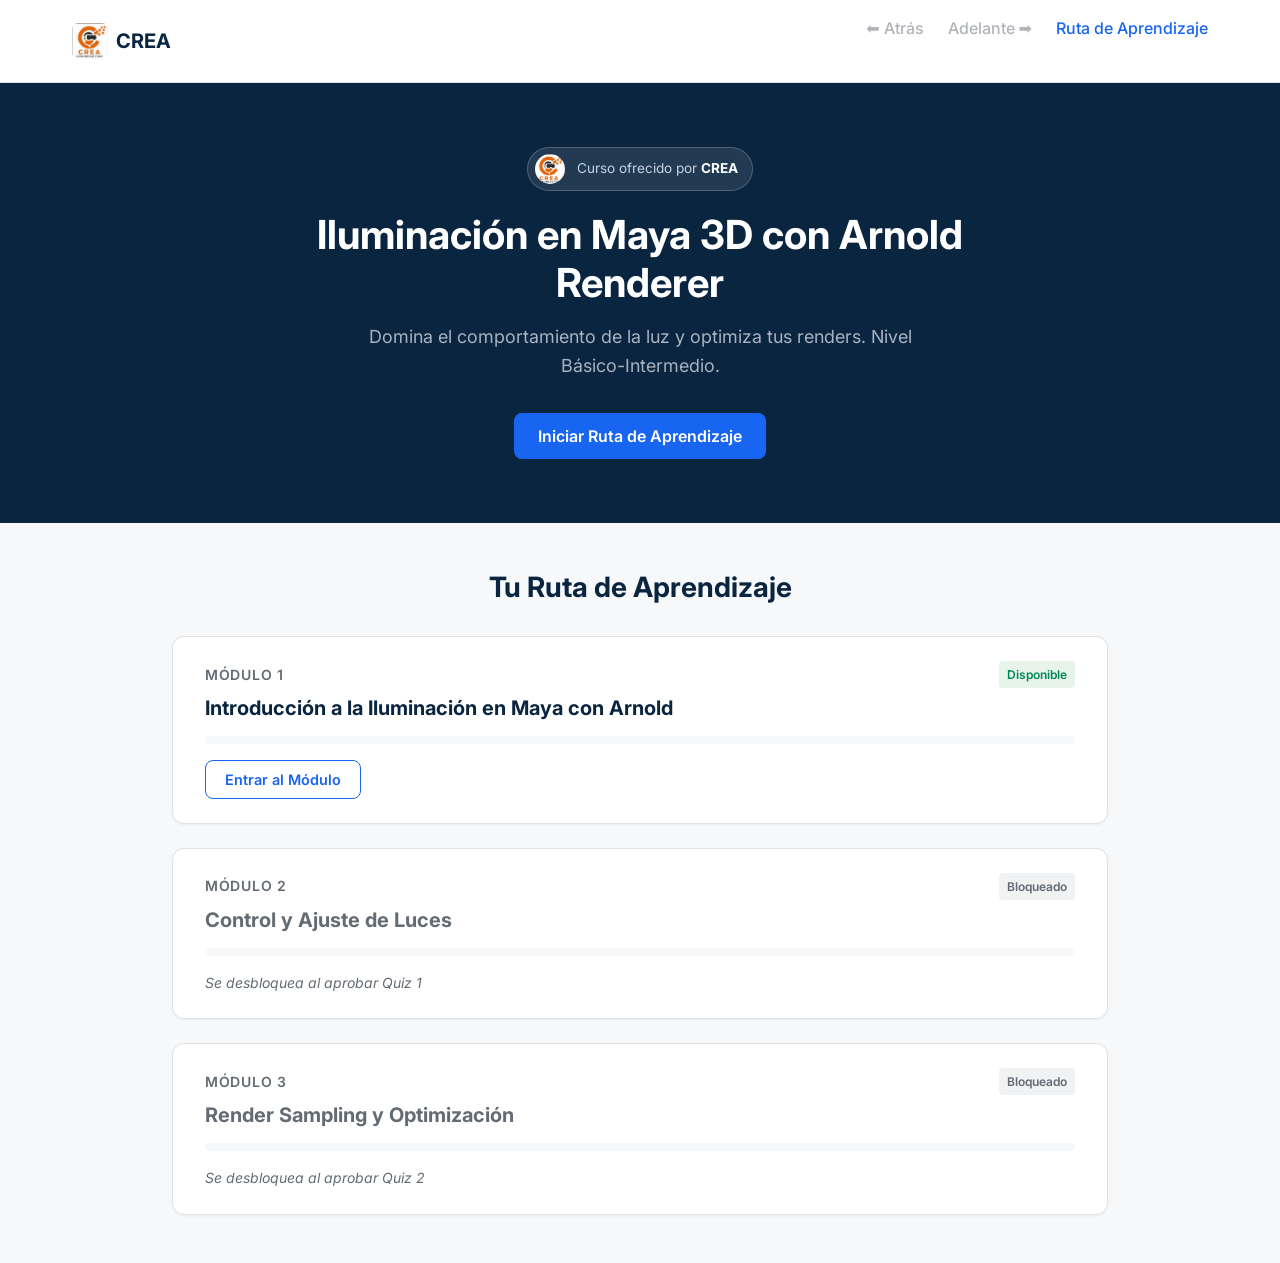
<file: crea/index.html>
<!DOCTYPE html>
<html lang="es">

<head>
  <meta charset="UTF-8">
  <meta name="viewport" content="width=device-width, initial-scale=1.0">
  <title>Iluminación en Maya 3D con Arnold Renderer</title>
  <meta name="description"
    content="Domina el comportamiento de la luz y optimiza tus renders. Nivel Básico-Intermedio.">
  <link rel="preconnect" href="https://fonts.googleapis.com">
  <link rel="preconnect" href="https://fonts.gstatic.com" crossorigin>
  <link href="https://fonts.googleapis.com/css2?family=Inter:wght@400;500;600;700&display=swap" rel="stylesheet">
  <link rel="stylesheet" href="./styles.css">
</head>

<body>

  <header class="top-header">
    <nav class="nav-container">
      <div class="brand">
        <img src="./IMAGES/CREA.jpg" alt="Logo CREA" class="brand-logo">
        <span class="brand-name">CREA</span>
      </div>
      <ul class="nav-links">
        <li><button type="button" class="nav-btn" id="btn-back">⬅ Atrás</button></li>
        <li><button type="button" class="nav-btn" id="btn-forward">Adelante ➡</button></li>
        <li><button type="button" class="nav-btn active" data-target="view-home">Ruta de Aprendizaje</button></li>
      </ul>
    </nav>
  </header>

  <main id="app-content">

    <!-- VIEW: RUTA DE APRENDIZAJE -->
    <section id="view-home" class="view-section active">
      <header class="course-hero">
        <div class="hero-content">
          <div class="hero-institution">
            <img src="./IMAGES/CREA.jpg" alt="Logo CREA" class="hero-logo">
            <span>Curso ofrecido por <strong>CREA</strong></span>
          </div>
          <h1>Iluminación en Maya 3D con Arnold Renderer</h1>
          <p class="subtitle">Domina el comportamiento de la luz y optimiza tus renders. Nivel Básico-Intermedio.</p>
          <button type="button" class="btn btn-primary btn-large cta-start" data-target="view-module-1">Iniciar Ruta de
            Aprendizaje</button>
        </div>
      </header>

      <section class="learning-path">
        <h2>Tu Ruta de Aprendizaje</h2>
        <div class="modules-grid">

          <article class="module-card available" id="card-mod-1">
            <header class="card-header">
              <span class="module-number">Módulo 1</span>
              <span class="status-badge available">Disponible</span>
            </header>
            <h3>Introducción a la Iluminación en Maya con Arnold</h3>
            <div class="progress-container">
              <div class="progress-bar" style="width: 0%;"></div>
            </div>
            <footer class="card-footer">
              <button type="button" class="btn btn-secondary module-entry-btn" data-target="view-module-1">Entrar al
                Módulo</button>
            </footer>
          </article>

          <article class="module-card locked" id="card-mod-2">
            <header class="card-header">
              <span class="module-number">Módulo 2</span>
              <span class="status-badge locked" id="badge-mod-2">Bloqueado</span>
            </header>
            <h3>Control y Ajuste de Luces</h3>
            <div class="progress-container">
              <div class="progress-bar" style="width: 0%;"></div>
            </div>
            <footer class="card-footer">
              <p class="lock-message" id="msg-mod-2">Se desbloquea al aprobar Quiz 1</p>
              <button type="button" class="btn btn-secondary module-entry-btn hidden" data-target="view-module-2"
                id="btn-mod-2">Entrar al Módulo</button>
            </footer>
          </article>

          <article class="module-card locked" id="card-mod-3">
            <header class="card-header">
              <span class="module-number">Módulo 3</span>
              <span class="status-badge locked" id="badge-mod-3">Bloqueado</span>
            </header>
            <h3>Render Sampling y Optimización</h3>
            <div class="progress-container">
              <div class="progress-bar" style="width: 0%;"></div>
            </div>
            <footer class="card-footer">
              <p class="lock-message" id="msg-mod-3">Se desbloquea al aprobar Quiz 2</p>
              <button type="button" class="btn btn-secondary module-entry-btn hidden" data-target="view-module-3"
                id="btn-mod-3">Entrar al Módulo</button>
            </footer>
          </article>

        </div>
      </section>
    </section>

    <!-- MÓDULO 1 -->
    <section id="view-module-1" class="view-section hidden">
      <div class="module-layout">
        <aside class="sidebar-nav">
          <nav>
            <h4>Contenido del Curso</h4>
            <ul class="sidebar-links">
              <li><button type="button" class="sidebar-btn active" data-target="view-module-1">Módulo 1:
                  Introducción</button></li>
              <li><button type="button" class="sidebar-btn locked-link" data-target="view-module-2"
                  id="side-mod-2">Módulo 2: Control de Luces</button></li>
              <li><button type="button" class="sidebar-btn locked-link" data-target="view-module-3"
                  id="side-mod-3">Módulo 3: Optimización</button></li>
            </ul>
          </nav>
        </aside>

        <article class="module-content">
          <header class="module-header">
            <h2>Módulo 1: Introducción a la Iluminación en Maya con Arnold</h2>
          </header>

          <figure class="video-container">
            <iframe width="100%" height="100%" src="https://www.youtube.com/embed/e0-FIuYphBw"
              title="YouTube video player" frameborder="0"
              allow="accelerometer; autoplay; clipboard-write; encrypted-media; gyroscope; picture-in-picture"
              allowfullscreen></iframe>
          </figure>

          <section class="text-section">
            <h3>¿Qué es Arnold Renderer y por qué usarlo?</h3>
            <p>Arnold es un motor de renderizado por trazado de rayos (ray tracing) basado en la física, integrado
              nativamente en Maya. Su ventaja principal es el fotorrealismo: en lugar de usar trucos visuales, calcula
              cómo rebotan los fotones de forma matemática, produciendo resultados profesionales con menos esfuerzo
              manual.</p>
          </section>

          <section class="text-section">
            <h3>Tipos de luces disponibles</h3>
            <p>Accede a ellas desde: <strong>Arnold > Lights</strong> en el menú superior.</p>
            <ul>
              <li><strong>Point Light:</strong> Emite luz en todas las direcciones desde un punto infinitamente pequeño.
                Ideal para focos desnudos o bombillas.</li>
              <li><strong>Area Light:</strong> Emite luz desde una superficie plana. Genera sombras suaves y realistas.
                La más usada en producción.</li>
              <li><strong>Directional Light:</strong> Simula una fuente lejana con rayos paralelos (como el sol). Solo
                importa su rotación, no su posición.</li>
              <li><strong>Spot Light:</strong> Proyecta luz en forma de cono. Ideal para destacar objetos específicos.
              </li>
              <li><strong>Mesh Light:</strong> Convierte cualquier geometría 3D en fuente de luz.</li>
              <li><strong>Skydome Light:</strong> Esfera gigante que rodea la escena para iluminación global con HDRI.
              </li>
            </ul>

            <figure class="content-image">
              <img src="./IMAGES/IMG_1.jpg" alt="Point Light colocada frente a un objeto en el Viewport de Maya"
                loading="lazy">
              <figcaption>Point Light colocada frente a un objeto en el Viewport de Maya</figcaption>
            </figure>
          </section>

          <section class="text-section">
            <h3>Parámetros básicos de iluminación</h3>
            <p>Al seleccionar una luz, el Attribute Editor muestra:</p>
            <ul>
              <li><strong>Color:</strong> Tono de la luz. Puedes usar paleta RGB o activar "Color Temperature" en grados
                Kelvin. (3200K = luz cálida de interior / 6500K = luz de día)</li>
              <li><strong>Intensity:</strong> Multiplicador base de la fuerza de la luz.</li>
              <li><strong>Exposure:</strong> Controla la potencia en pasos fotográficos. +1 de exposición duplica la
                luz. Es el control principal de brillo en Arnold.</li>
            </ul>

            <figure class="content-image">
              <img src="./IMAGES/IMG_2.jpg"
                alt="Attribute Editor con parámetros Intensity, Exposure y Color de una luz Arnold" loading="lazy">
              <figcaption>Attribute Editor con parámetros Intensity, Exposure y Color de una luz Arnold</figcaption>
            </figure>

            <aside class="production-tip">
              <span class="tip-icon">💡</span>
              <div class="tip-content">
                <h4>Tip de Producción</h4>
                <p>En Arnold, mantén la Intensity en 1 y controla la potencia exclusivamente con Exposure. Es más
                  intuitivo y matemáticamente correcto.</p>
              </div>
            </aside>

            <aside class="production-tip">
              <span class="tip-icon">💡</span>
              <div class="tip-content">
                <h4>Tip de Producción</h4>
                <p>Usa temperatura de color en lugar del selector RGB cuando busques realismo: 3200K para interiores
                  cálidos, 5500K–6500K para luz de día.</p>
              </div>
            </aside>
          </section>

          <footer class="module-footer">
            <button type="button" class="btn btn-accent btn-large" data-target="view-quiz-1">Realizar Quiz 1</button>
          </footer>
        </article>
      </div>
    </section>

    <!-- MÓDULO 2 -->
    <section id="view-module-2" class="view-section hidden">
      <div class="module-layout">
        <aside class="sidebar-nav">
          <nav>
            <h4>Contenido del Curso</h4>
            <ul class="sidebar-links">
              <li><button type="button" class="sidebar-btn" data-target="view-module-1">Módulo 1: Introducción</button>
              </li>
              <li><button type="button" class="sidebar-btn active" data-target="view-module-2">Módulo 2: Control de
                  Luces</button></li>
              <li><button type="button" class="sidebar-btn locked-link" data-target="view-module-3"
                  id="side-mod-3-b">Módulo 3: Optimización</button></li>
            </ul>
          </nav>
        </aside>

        <article class="module-content">
          <header class="module-header">
            <h2>Módulo 2: Control y Ajuste de Luces</h2>
          </header>

          <figure class="video-container">
            <iframe width="100%" height="100%" src="https://www.youtube.com/embed/-vO0m9gyuLw"
              title="YouTube video player" frameborder="0"
              allow="accelerometer; autoplay; clipboard-write; encrypted-media; gyroscope; picture-in-picture"
              allowfullscreen></iframe>
          </figure>

          <section class="text-section">
            <h3>Area Light vs Point Light vs Skydome</h3>
            <ul>
              <li><strong>Point Light:</strong> Sombras duras y nítidas por su tamaño puntual. Útil para brillos
                especulares precisos.</li>
              <li><strong>Area Light:</strong> A mayor tamaño físico, sombras más suaves. Esencial para iluminación de
                estudio y retratos.</li>
              <li><strong>Skydome Light:</strong> Sin un Skydome activo, las áreas en sombra serán completamente negras
                (cero rebote ambiental).</li>
            </ul>
          </section>

          <section class="text-section">
            <h3>HDRI con Skydome</h3>
            <p>Conecta una imagen HDRI al Skydome para que Arnold lea los píxeles brillantes de esa imagen y proyecte
              luz y reflejos realistas sobre tus modelos. El HDRI no solo es fondo: es la fuente de iluminación
              completa.</p>

            <figure class="content-image">
              <img src="./IMAGES/IMG_3.jpg"
                alt="IPR activo en el Viewport mostrando diferencia de escena con y sin Skydome Light" loading="lazy">
              <figcaption>IPR activo en el Viewport mostrando diferencia de escena con y sin Skydome Light</figcaption>
            </figure>
          </section>

          <section class="text-section">
            <h3>Mesh Light</h3>
            <p>Selecciona tu geometría > Arnold > Lights > Mesh Light. A diferencia del material emisivo, la Mesh Light
              usa muestreo directo de luz, reduciendo drásticamente el ruido en el render.</p>
          </section>

          <section class="text-section">
            <h3>Three-Point Lighting</h3>
            <ul>
              <li><strong>Key Light:</strong> Fuente principal, más potente. Colocada diagonalmente al sujeto.
                (Generalmente una Area Light)</li>
              <li><strong>Fill Light:</strong> Menos potente, en el lado opuesto a la Key. Suaviza las sombras oscuras
                que deja la luz principal.</li>
              <li><strong>Rim Light:</strong> Detrás del sujeto. Crea un borde brillante que lo separa del fondo, dando
                volumen y profundidad.</li>
            </ul>

            <figure class="content-image">
              <img src="./IMAGES/IMG_4.jpg"
                alt="Attribute Editor de Area Light con parámetros Spread, Resolution y Roundness" loading="lazy">
              <figcaption>Attribute Editor de Area Light con parámetros Spread, Resolution y Roundness</figcaption>
            </figure>

            <aside class="production-tip">
              <span class="tip-icon">💡</span>
              <div class="tip-content">
                <h4>Tip de Producción</h4>
                <p>El parámetro Spread de una Area Light funciona como un grid fotográfico: bajar de 1.0 a 0.5 concentra
                  y enfoca la luz.</p>
              </div>
            </aside>

            <aside class="production-tip">
              <span class="tip-icon">💡</span>
              <div class="tip-content">
                <h4>Tip de Producción</h4>
                <p>Para ajustar bien cada luz, oculta las demás temporalmente. Es imposible calibrar una Fill Light con
                  la Key Light encendida.</p>
              </div>
            </aside>
          </section>

          <footer class="module-footer">
            <button type="button" class="btn btn-accent btn-large" data-target="view-quiz-2">Realizar Quiz 2</button>
          </footer>
        </article>
      </div>
    </section>

    <!-- MÓDULO 3 -->
    <section id="view-module-3" class="view-section hidden">
      <div class="module-layout">
        <aside class="sidebar-nav">
          <nav>
            <h4>Contenido del Curso</h4>
            <ul class="sidebar-links">
              <li><button type="button" class="sidebar-btn" data-target="view-module-1">Módulo 1: Introducción</button>
              </li>
              <li><button type="button" class="sidebar-btn" data-target="view-module-2">Módulo 2: Control de
                  Luces</button></li>
              <li><button type="button" class="sidebar-btn active" data-target="view-module-3">Módulo 3:
                  Optimización</button></li>
            </ul>
          </nav>
        </aside>

        <article class="module-content">
          <header class="module-header">
            <h2>Módulo 3: Render Sampling y Optimización</h2>
          </header>

          <figure class="video-container">
            <iframe width="100%" height="100%" src="https://www.youtube.com/embed/E-SLS_niIzA"
              title="YouTube video player" frameborder="0"
              allow="accelerometer; autoplay; clipboard-write; encrypted-media; gyroscope; picture-in-picture"
              allowfullscreen></iframe>
          </figure>

          <section class="text-section">
            <h3>¿Qué son los Samples?</h3>
            <p>Arnold dispara rayos desde la cámara para recolectar información de luz y color. Menos samples = render
              rápido con ruido. Más samples = imagen limpia, más tiempo. La clave no es subir todo al máximo, sino
              atacar el tipo específico de ruido de tu escena.</p>
          </section>

          <section class="text-section">
            <h3>Panel de Sampling (Render Settings > Arnold Renderer)</h3>
            <ul>
              <li><strong>Camera (AA):</strong> Multiplicador maestro. Controla el antialiasing y multiplica todos los
                valores de abajo. Subirlo limpia toda la imagen pero dispara el tiempo.</li>
              <li><strong>Diffuse:</strong> Limpia ruido en rebotes de luz indirecta y sombras suaves.</li>
              <li><strong>Specular:</strong> Limpia ruido en brillos, reflejos metálicos y vidrios.</li>
              <li><strong>Transmission:</strong> Para objetos translúcidos y refractivos (cristales, agua).</li>
              <li><strong>SSS:</strong> Elimina ruido en materiales donde la luz penetra: piel, cera, mármol.</li>
              <li><strong>Volume Indirect:</strong> Controla el ruido en volumétricas (humo, niebla, nubes).</li>
            </ul>

            <figure class="content-image">
              <img src="./IMAGES/IMG_5.jpg"
                alt="Panel Sampling en Arnold Renderer: Camera AA, Diffuse, Specular, Transmission, SSS y Volume Indirect"
                loading="lazy">
              <figcaption>Panel Sampling en Arnold Renderer: Camera AA, Diffuse, Specular, Transmission, SSS y Volume
                Indirect</figcaption>
            </figure>
          </section>

          <section class="text-section">
            <h3>Valores recomendados</h3>
            <ul>
              <li><strong>LookDev / pruebas rápidas:</strong> Camera AA en 2–3, resto en 2.</li>
              <li><strong>Render final (producción media):</strong> Camera AA en 4–5, Diffuse y Specular entre 2–4 según
                materiales de la escena.</li>
              <li><strong>Regla clave:</strong> si el ruido está solo en reflejos, sube Specular — no el Camera AA.</li>
            </ul>
          </section>

          <section class="text-section">
            <h3>Progressive Render</h3>
            <p>Dibuja la imagen rápidamente en baja calidad y se va refinando en tiempo real. Fundamental para trabajar
              con el IPR y ver cambios de luz sin esperar renders completos.</p>

            <aside class="production-tip">
              <span class="tip-icon">💡</span>
              <div class="tip-content">
                <h4>Tip de Producción</h4>
                <p>Los samples se multiplican al cuadrado por el Camera AA. AA=3 + Diffuse=2 = 36 rayos por píxel. ¡Sube
                  los valores de uno en uno!</p>
              </div>
            </aside>

            <aside class="production-tip">
              <span class="tip-icon">💡</span>
              <div class="tip-content">
                <h4>Tip de Producción</h4>
                <p>Usa los AOVs (Render Passes) para diagnosticar el ruido. El pase direct_specular te dirá exactamente
                  si debes subir el Specular o no.</p>
              </div>
            </aside>
          </section>

          <footer class="module-footer">
            <button type="button" class="btn btn-accent btn-large" data-target="view-quiz-3">Realizar Quiz 3</button>
          </footer>
        </article>
      </div>
    </section>

    <!-- QUIZ 1 -->
    <section id="view-quiz-1" class="view-section hidden">
      <div class="quiz-container">
        <header class="quiz-header">
          <h2>Quiz: Módulo 1</h2>
          <div class="timer" aria-live="polite"><span class="timer-icon">⏱</span><span class="time-left">15:00</span>
          </div>
        </header>

        <form class="quiz-form" id="quiz-form-1" data-quiz="1">
          <div class="quiz-error-msg hidden" style="color: red; margin-bottom: 1rem;">Por favor responde todas las
            preguntas correctamente.</div>

          <fieldset class="quiz-question">
            <legend>1. ¿Qué parámetro es más preciso para incrementar la fuerza de una luz en Arnold?</legend>
            <label class="radio-option"><input type="radio" name="q1_1" value="A"><span class="radio-label">A)
                Intensity</span></label>
            <label class="radio-option"><input type="radio" name="q1_1" value="B"><span class="radio-label">B)
                Color</span></label>
            <label class="radio-option"><input type="radio" name="q1_1" value="C" data-correct="true"><span
                class="radio-label">C) Exposure</span></label>
            <label class="radio-option"><input type="radio" name="q1_1" value="D"><span class="radio-label">D)
                Scale</span></label>
          </fieldset>

          <fieldset class="quiz-question">
            <legend>2. ¿Qué tipo de luz convierte una geometría 3D en emisor?</legend>
            <label class="radio-option"><input type="radio" name="q1_2" value="A"><span class="radio-label">A) Spot
                Light</span></label>
            <label class="radio-option"><input type="radio" name="q1_2" value="B" data-correct="true"><span
                class="radio-label">B) Mesh Light</span></label>
            <label class="radio-option"><input type="radio" name="q1_2" value="C"><span class="radio-label">C)
                Skydome</span></label>
            <label class="radio-option"><input type="radio" name="q1_2" value="D"><span class="radio-label">D) Point
                Light</span></label>
          </fieldset>

          <fieldset class="quiz-question">
            <legend>3. ¿Cuál es la función de la Directional Light?</legend>
            <label class="radio-option"><input type="radio" name="q1_3" value="A"><span class="radio-label">A) Emitir
                desde un punto pequeño</span></label>
            <label class="radio-option"><input type="radio" name="q1_3" value="B" data-correct="true"><span
                class="radio-label">B) Simular rayos paralelos como el sol</span></label>
            <label class="radio-option"><input type="radio" name="q1_3" value="C"><span class="radio-label">C) Iluminar
                solo interiores</span></label>
            <label class="radio-option"><input type="radio" name="q1_3" value="D"><span class="radio-label">D) Crear
                texturas de luz</span></label>
          </fieldset>

          <fieldset class="quiz-question">
            <legend>4. ¿Qué temperatura de color produce luz cálida?</legend>
            <label class="radio-option"><input type="radio" name="q1_4" value="A"><span class="radio-label">A) Blanca y
                fría</span></label>
            <label class="radio-option"><input type="radio" name="q1_4" value="B"><span class="radio-label">B) Azul
                profundo</span></label>
            <label class="radio-option"><input type="radio" name="q1_4" value="C" data-correct="true"><span
                class="radio-label">C) 3200K</span></label>
            <label class="radio-option"><input type="radio" name="q1_4" value="D"><span class="radio-label">D)
                Roja</span></label>
          </fieldset>

          <fieldset class="quiz-question">
            <legend>5. ¿Qué tipo de motor de render es Arnold?</legend>
            <label class="radio-option"><input type="radio" name="q1_5" value="A"><span class="radio-label">A)
                Rasterizado en tiempo real</span></label>
            <label class="radio-option"><input type="radio" name="q1_5" value="B" data-correct="true"><span
                class="radio-label">B) Ray tracing basado en físicas</span></label>
            <label class="radio-option"><input type="radio" name="q1_5" value="C"><span class="radio-label">C)
                Simulación de fluidos</span></label>
            <label class="radio-option"><input type="radio" name="q1_5" value="D"><span class="radio-label">D) Solo
                wireframes</span></label>
          </fieldset>

          <footer class="quiz-footer">
            <p class="quiz-attempts">Intentos ilimitados</p>
            <button type="submit" class="btn btn-primary btn-large">Evaluar</button>
          </footer>
        </form>
      </div>
    </section>

    <!-- QUIZ 2 -->
    <section id="view-quiz-2" class="view-section hidden">
      <div class="quiz-container">
        <header class="quiz-header">
          <h2>Quiz: Módulo 2</h2>
          <div class="timer" aria-live="polite"><span class="timer-icon">⏱</span><span class="time-left">15:00</span>
          </div>
        </header>

        <form class="quiz-form" id="quiz-form-2" data-quiz="2">
          <div class="quiz-error-msg hidden" style="color: red; margin-bottom: 1rem;">Por favor responde todas las
            preguntas correctamente.</div>

          <fieldset class="quiz-question">
            <legend>1. ¿Para qué sirve la Fill Light en el esquema de 3 puntos?</legend>
            <label class="radio-option"><input type="radio" name="q2_1" value="A"><span class="radio-label">A) Crear
                destellos</span></label>
            <label class="radio-option"><input type="radio" name="q2_1" value="B"><span class="radio-label">B) Separar
                del fondo</span></label>
            <label class="radio-option"><input type="radio" name="q2_1" value="C" data-correct="true"><span
                class="radio-label">C) Suavizar sombras de la Key Light</span></label>
            <label class="radio-option"><input type="radio" name="q2_1" value="D"><span class="radio-label">D)
                Iluminación total</span></label>
          </fieldset>

          <fieldset class="quiz-question">
            <legend>2. ¿Qué pasa al aumentar el tamaño de una Area Light?</legend>
            <label class="radio-option"><input type="radio" name="q2_2" value="A"><span class="radio-label">A) Luz más
                dura</span></label>
            <label class="radio-option"><input type="radio" name="q2_2" value="B"><span class="radio-label">B) Cambia de
                color</span></label>
            <label class="radio-option"><input type="radio" name="q2_2" value="C" data-correct="true"><span
                class="radio-label">C) Sombras más suaves</span></label>
            <label class="radio-option"><input type="radio" name="q2_2" value="D"><span class="radio-label">D) Se
                convierte en Point Light</span></label>
          </fieldset>

          <fieldset class="quiz-question">
            <legend>3. ¿Dónde se conecta un mapa HDRI para iluminación de entorno?</legend>
            <label class="radio-option"><input type="radio" name="q2_3" value="A"><span class="radio-label">A) En Point
                Light</span></label>
            <label class="radio-option"><input type="radio" name="q2_3" value="B"><span class="radio-label">B) En
                Exposure de cámara</span></label>
            <label class="radio-option"><input type="radio" name="q2_3" value="C" data-correct="true"><span
                class="radio-label">C) En Color de Skydome Light</span></label>
            <label class="radio-option"><input type="radio" name="q2_3" value="D"><span class="radio-label">D) En
                Specular del modelo</span></label>
          </fieldset>

          <fieldset class="quiz-question">
            <legend>4. ¿Qué luz perfila el contorno del objeto desde atrás?</legend>
            <label class="radio-option"><input type="radio" name="q2_4" value="A" data-correct="true"><span
                class="radio-label">A) Rim Light</span></label>
            <label class="radio-option"><input type="radio" name="q2_4" value="B"><span class="radio-label">B) Key
                Light</span></label>
            <label class="radio-option"><input type="radio" name="q2_4" value="C"><span class="radio-label">C) Ambient
                Light</span></label>
            <label class="radio-option"><input type="radio" name="q2_4" value="D"><span class="radio-label">D) Fill
                Light</span></label>
          </fieldset>

          <fieldset class="quiz-question">
            <legend>5. ¿Para qué sirve el parámetro Spread en Area Light?</legend>
            <label class="radio-option"><input type="radio" name="q2_5" value="A" data-correct="true"><span
                class="radio-label">A) Enfocar o dispersar el ángulo de luz</span></label>
            <label class="radio-option"><input type="radio" name="q2_5" value="B"><span class="radio-label">B) Cambiar
                temperatura de color</span></label>
            <label class="radio-option"><input type="radio" name="q2_5" value="C"><span class="radio-label">C)
                Multiplicar fotones</span></label>
            <label class="radio-option"><input type="radio" name="q2_5" value="D"><span class="radio-label">D) Crear
                sombras de colores</span></label>
          </fieldset>

          <footer class="quiz-footer">
            <p class="quiz-attempts">Intentos ilimitados</p>
            <button type="submit" class="btn btn-primary btn-large">Evaluar</button>
          </footer>
        </form>
      </div>
    </section>

    <!-- QUIZ 3 -->
    <section id="view-quiz-3" class="view-section hidden">
      <div class="quiz-container">
        <header class="quiz-header">
          <h2>Quiz: Módulo 3</h2>
          <div class="timer" aria-live="polite"><span class="timer-icon">⏱</span><span class="time-left">15:00</span>
          </div>
        </header>

        <form class="quiz-form" id="quiz-form-3" data-quiz="3">
          <div class="quiz-error-msg hidden" style="color: red; margin-bottom: 1rem;">Por favor responde todas las
            preguntas correctamente.</div>

          <fieldset class="quiz-question">
            <legend>1. ¿Qué parámetro subir si el ruido está en reflejos metálicos?</legend>
            <label class="radio-option"><input type="radio" name="q3_1" value="A"><span class="radio-label">A)
                SSS</span></label>
            <label class="radio-option"><input type="radio" name="q3_1" value="B"><span class="radio-label">B)
                Diffuse</span></label>
            <label class="radio-option"><input type="radio" name="q3_1" value="C" data-correct="true"><span
                class="radio-label">C) Specular</span></label>
            <label class="radio-option"><input type="radio" name="q3_1" value="D"><span class="radio-label">D) Volume
                Indirect</span></label>
          </fieldset>

          <fieldset class="quiz-question">
            <legend>2. ¿Por qué no conviene subir Camera (AA) al máximo para todo?</legend>
            <label class="radio-option"><input type="radio" name="q3_2" value="A"><span class="radio-label">A) Oscurece
                la escena</span></label>
            <label class="radio-option"><input type="radio" name="q3_2" value="B"><span class="radio-label">B) Invierte
                colores</span></label>
            <label class="radio-option"><input type="radio" name="q3_2" value="C" data-correct="true"><span
                class="radio-label">C) Es multiplicador general que dispara los tiempos</span></label>
            <label class="radio-option"><input type="radio" name="q3_2" value="D"><span class="radio-label">D) Elimina
                texturas</span></label>
          </fieldset>

          <fieldset class="quiz-question">
            <legend>3. ¿Qué materiales afecta el parámetro SSS?</legend>
            <label class="radio-option"><input type="radio" name="q3_3" value="A"><span class="radio-label">A) Cristales
                y agua</span></label>
            <label class="radio-option"><input type="radio" name="q3_3" value="B"><span class="radio-label">B) Metales y
                espejos</span></label>
            <label class="radio-option"><input type="radio" name="q3_3" value="C" data-correct="true"><span
                class="radio-label">C) Piel, cera y materiales que absorben luz</span></label>
            <label class="radio-option"><input type="radio" name="q3_3" value="D"><span class="radio-label">D) Humo y
                niebla</span></label>
          </fieldset>

          <fieldset class="quiz-question">
            <legend>4. ¿Qué permite el Progressive Render en LookDev?</legend>
            <label class="radio-option"><input type="radio" name="q3_4" value="A"><span class="radio-label">A) Guardar
                en PDF</span></label>
            <label class="radio-option"><input type="radio" name="q3_4" value="B" data-correct="true"><span
                class="radio-label">B) Ver la imagen refinándose en tiempo real</span></label>
            <label class="radio-option"><input type="radio" name="q3_4" value="C"><span class="radio-label">C) Rotar la
                cámara automáticamente</span></label>
            <label class="radio-option"><input type="radio" name="q3_4" value="D"><span class="radio-label">D) Apagar
                luces automáticamente</span></label>
          </fieldset>

          <fieldset class="quiz-question">
            <legend>5. ¿Cuál es un valor estándar de Camera (AA) para producción media?</legend>
            <label class="radio-option"><input type="radio" name="q3_5" value="A"><span class="radio-label">A)
                12</span></label>
            <label class="radio-option"><input type="radio" name="q3_5" value="B" data-correct="true"><span
                class="radio-label">B) 3 o 4</span></label>
            <label class="radio-option"><input type="radio" name="q3_5" value="C"><span class="radio-label">C)
                0</span></label>
            <label class="radio-option"><input type="radio" name="q3_5" value="D"><span class="radio-label">D)
                20</span></label>
          </fieldset>

          <footer class="quiz-footer">
            <p class="quiz-attempts">Intentos ilimitados</p>
            <button type="submit" class="btn btn-primary btn-large">Evaluar</button>
          </footer>
        </form>
      </div>
    </section>

    <!-- VIEW: PANTALLA FINAL -->
    <section id="view-final" class="view-section hidden">
      <div class="final-container">
        <div class="celebration-icon">🎉</div>
        <h2>¡Felicidades!</h2>
        <p class="success-message">Has completado todos los módulos exitosamente.</p>

        <article class="certificate-preview" id="certificate-print-area">
          <div class="certificate-inner">
            <h4>CONSTANCIA DE FINALIZACIÓN DE MÓDULOS</h4>
            <p>Este documento certifica que el titular ha completado exitosamente la ruta de aprendizaje online y ha
              aprobado todas las evaluaciones del curso técnico:</p>
            <h3 style="margin: 1.5rem 0; color: var(--accent-blue); text-align: center;">"Iluminación en Maya 3D con
              Arnold Renderer"</h3>

            <p><strong>Conocimientos acreditados:</strong></p>
            <ul style="margin-left: 1.5rem; margin-bottom: 1.5rem; color: var(--text-secondary); font-size: 0.9rem;">
              <li>Fundamentos de Arnold Renderer y atributos fotográficos</li>
              <li>Esquemas de iluminación y configuraciones de entorno (Three-Point Light y HDRI)</li>
              <li>Optimización de render y diagnóstico de Sampling</li>
            </ul>

            <div
              style="display: flex; justify-content: space-between; margin-top: 3rem; border-top: 1px solid var(--border-color); padding-top: 1rem;">
              <div>
                <p><strong>Estudiante:</strong> ____________________</p>
                <p><strong>Fecha:</strong> ____________________</p>
              </div>
              <div style="text-align: right;">
                <p>____________________</p>
                <p><strong>Firma del Instructor</strong></p>
              </div>
            </div>

            <div class="seal">Aprobado</div>
          </div>
        </article>

        <div class="final-actions">
          <button type="button" class="btn btn-secondary" data-target="view-home">Volver a la Ruta</button>
          <button type="button" class="btn btn-primary" onclick="window.print()">Imprimir / Guardar como PDF</button>
        </div>
      </div>
    </section>

  </main>

  <script src="./app.js"></script>
</body>

</html>
</file>
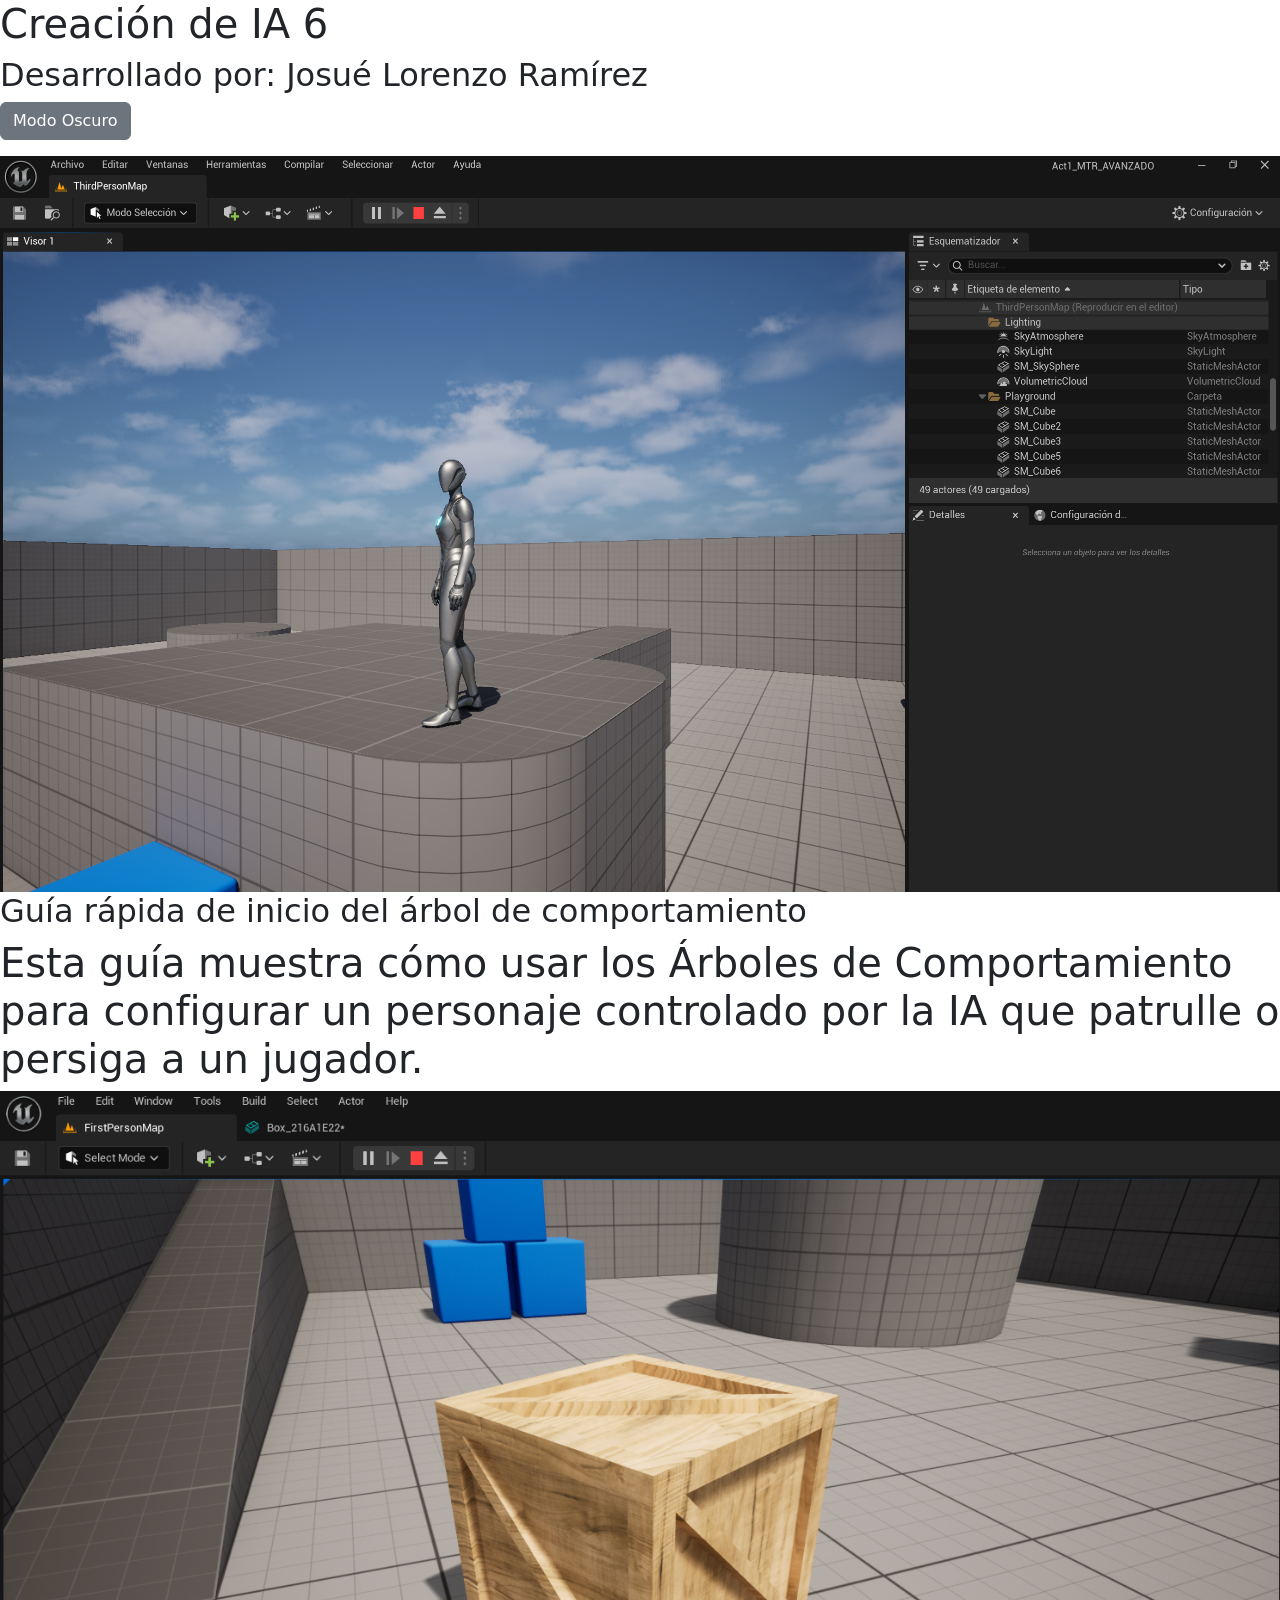
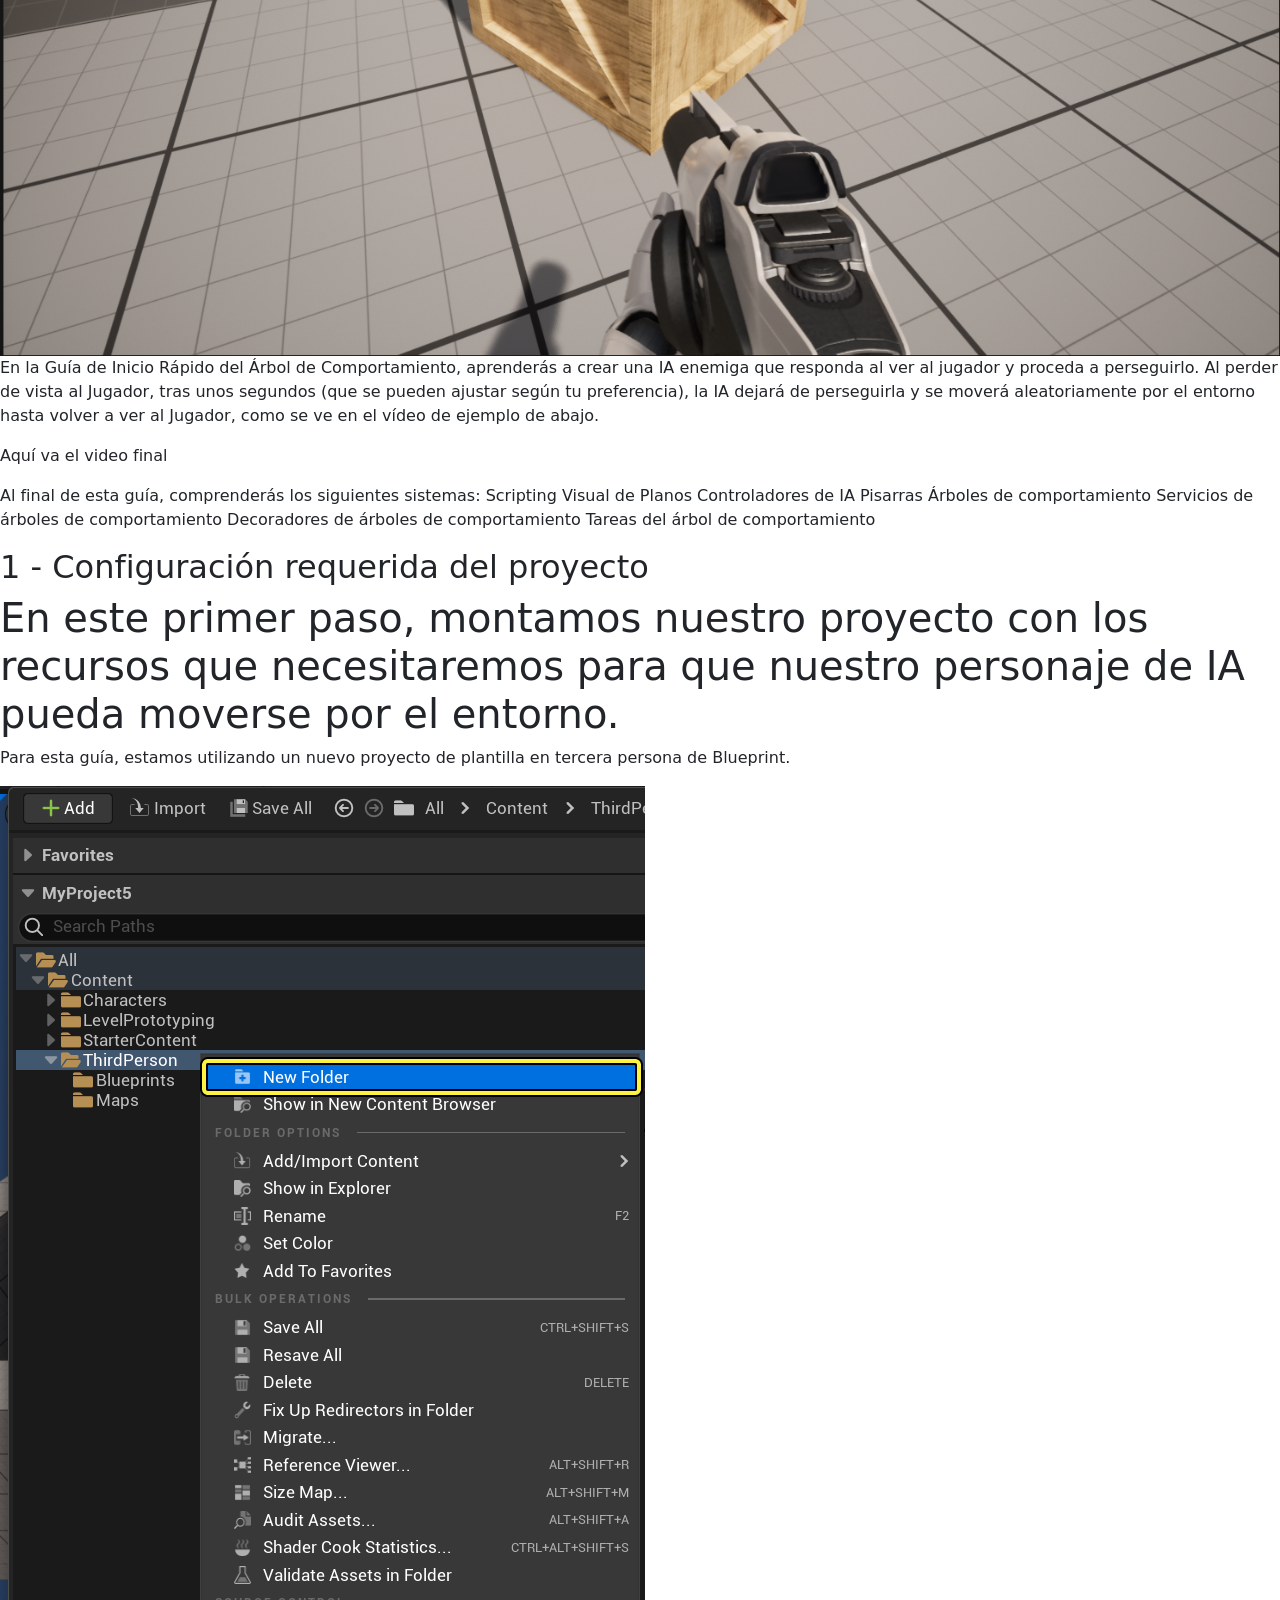
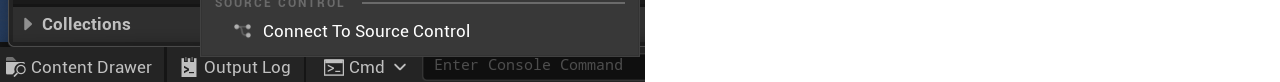
<file: Motor2/index.html>
<!DOCTYPE html>
<html lang="es" data-bs-theme="light">
<head>
    <meta charset="UTF-8">
    <meta name="viewport" content="width=device-width, initial-scale=1.0">
    <title>Motor de videojuegos avanzado</title>
</head>
<body>
    <h1>Creación de IA 6</h1>
    <h2>Desarrollado por: Josué Lorenzo Ramírez</h2>
    
    <button id="theme-toggle" class="btn btn-secondary mb-3">Modo Oscuro</button>
    
    <img src="./asets/img01.png" class="img-fluid" alt="">

    <h2>Guía rápida de inicio del árbol de comportamiento</h2>
    <H1>Esta guía muestra cómo usar los Árboles de Comportamiento para configurar un personaje controlado por la IA que patrulle o persiga a un jugador.</H1>
 <img src="./asets/modeling-mode-crate-result.png" class="img-fluid" alt="">

<p>En la Guía de Inicio Rápido del Árbol de Comportamiento, aprenderás a crear una IA enemiga que responda al ver al jugador y proceda a perseguirlo. Al perder de vista al Jugador, tras unos segundos (que se pueden ajustar según tu preferencia), la IA dejará de perseguirla y se moverá aleatoriamente por el entorno hasta volver a ver al Jugador, como se ve en el vídeo de ejemplo de abajo.</p>
<p>Aquí va el video final</p>

<p>Al final de esta guía, comprenderás los siguientes sistemas:

Scripting Visual de Planos

Controladores de IA

Pisarras

Árboles de comportamiento

Servicios de árboles de comportamiento

Decoradores de árboles de comportamiento

Tareas del árbol de comportamiento</p>

<h2>1 - Configuración requerida del proyecto</h2>
<h1>En este primer paso, montamos nuestro proyecto con los recursos que necesitaremos para que nuestro personaje de IA pueda moverse por el entorno.</h1>
<p>Para esta guía, estamos utilizando un nuevo proyecto de plantilla en tercera persona de Blueprint.</p>
<img class="img-fluid" src="./asets/1-create-folder.png" alt="">


<link href="https://cdn.jsdelivr.net/npm/bootstrap@5.3.8/dist/css/bootstrap.min.css" rel="stylesheet" integrity="sha384-sRIl4kxILFvY47J16cr9ZwB07vP4J8+LH7qKQnuqkuIAvNWLzeN8tE5YBujZqJLB" crossorigin="anonymous">
  <script src="https://cdn.jsdelivr.net/npm/bootstrap@5.3.8/dist/js/bootstrap.bundle.min.js" integrity="sha384-FKyoEForCGlyvwx9Hj09JcYn3nv7wiPVlz7YYwJrWVcXK/BmnVDxM+D2scQbITxI" crossorigin="anonymous"></script>

  <script>
    document.getElementById('theme-toggle').addEventListener('click', function() {
      const html = document.documentElement;
      const currentTheme = html.getAttribute('data-bs-theme');
      if (currentTheme === 'dark') {
        html.setAttribute('data-bs-theme', 'light');
        this.textContent = 'Modo Oscuro';
      } else {
        html.setAttribute('data-bs-theme', 'dark');
        this.textContent = 'Modo Claro';
      }
    });
  </script>

</body>
</html>
</file>
<file: crea/styles.css>
/* 
  Estilo Visual Inspirado en Khan Academy
  Colores primarios oscuros, acentos naranja/azul, fondo claro
*/

:root {
  /* Paleta de Colores */
  --bg-light: #f7f8fa; /* Fondo claro general */
  --bg-white: #ffffff;
  
  --primary-dark: #14171a; /* Texto principal y titulos */
  --primary-navy: #0a2540; /* Elementos oscuros / Headers */
  
  --accent-blue: #1865f2; /* Botones primarios, enlaces, barras de progreso */
  --accent-blue-hover: #104db8;
  
  --accent-orange: #e55b13; /* Tips, Alertas, Acentos secundarios */
  --accent-orange-hover: #cc4f0f;
  
  --text-secondary: #636b74;
  --border-color: #e0e3e6;
  
  --success-green: #00875a;
  --locked-grey: #c1c7cd;

  /* Tipografía */
  --font-sans: 'Inter', system-ui, -apple-system, sans-serif;
  
  /* Sombras y Radios */
  --shadow-sm: 0 1px 3px rgba(0,0,0,0.05);
  --shadow-md: 0 4px 6px rgba(0,0,0,0.07);
  --shadow-lg: 0 10px 20px rgba(0,0,0,0.1);
  --radius-md: 8px;
  --radius-lg: 12px;
}

/* Reset Básico */
* {
  margin: 0;
  padding: 0;
  box-sizing: border-box;
}

body {
  font-family: var(--font-sans);
  background-color: var(--bg-light);
  color: var(--primary-dark);
  line-height: 1.6;
  -webkit-font-smoothing: antialiased;
}

h1, h2, h3, h4, h5, h6 {
  font-weight: 700;
  color: var(--primary-navy);
  line-height: 1.2;
}

/* Tipografía Básica */
h1 { font-size: 2.5rem; margin-bottom: 1rem; }
h2 { font-size: 1.75rem; margin-bottom: 1rem; }
h3 { font-size: 1.25rem; margin-bottom: 0.75rem; }
p { margin-bottom: 1rem; color: var(--text-secondary); }
ul, ol { margin-bottom: 1rem; margin-left: 1.5rem; color: var(--text-secondary); }
li { margin-bottom: 0.5rem; }

/* UTILIDADES */
.hidden {
  display: none !important;
}

.locked-link {
  opacity: 0.5;
  cursor: not-allowed !important;
  pointer-events: none;
}

/* Utilidades de Botones */
.btn {
  display: inline-block;
  padding: 0.6rem 1.2rem;
  border-radius: var(--radius-md);
  font-family: var(--font-sans);
  font-weight: 600;
  font-size: 0.9rem;
  text-align: center;
  cursor: pointer;
  border: none;
  transition: all 0.2s ease;
  text-decoration: none;
}

.btn-large {
  padding: 0.8rem 1.5rem;
  font-size: 1rem;
}

.btn-primary {
  background-color: var(--accent-blue);
  color: var(--bg-white);
}

.btn-primary:hover {
  background-color: var(--accent-blue-hover);
}

.btn-secondary {
  background-color: var(--bg-white);
  color: var(--accent-blue);
  border: 1px solid var(--accent-blue);
}

.btn-secondary:hover {
  background-color: var(--bg-light);
}

.btn-accent {
  background-color: var(--accent-orange);
  color: var(--bg-white);
}

.btn-accent:hover {
  background-color: var(--accent-orange-hover);
}

/* ---------------------------------------------------
   TOP NAVIGATION
--------------------------------------------------- */
.top-header {
  background-color: var(--bg-white);
  border-bottom: 1px solid var(--border-color);
  position: sticky;
  top: 0;
  z-index: 100;
}

.nav-container {
  max-width: 1200px;
  margin: 0 auto;
  padding: 1rem 2rem;
  display: flex;
  justify-content: space-between;
  align-items: center;
}

.brand {
  display: flex;
  align-items: center;
  gap: 0.5rem;
  font-size: 1.25rem;
  font-weight: 700;
  color: var(--primary-navy);
}

.brand-logo {
  height: 36px;
  width: 36px;
  object-fit: cover;
  border-radius: 6px;
}

/* Institución en el hero del curso */
.hero-institution {
  display: flex;
  align-items: center;
  gap: 0.75rem;
  margin-bottom: 1.25rem;
  background-color: rgba(255, 255, 255, 0.1);
  border: 1px solid rgba(255, 255, 255, 0.2);
  border-radius: 999px;
  padding: 0.4rem 0.9rem 0.4rem 0.4rem;
  width: fit-content;
  margin-inline: auto;
}

.hero-institution .hero-logo {
  height: 30px;
  width: 30px;
  object-fit: cover;
  border-radius: 50%;
}

.hero-institution span {
  font-size: 0.85rem;
  color: #c5d2e3;
}

.hero-institution strong {
  color: #ffffff;
}

.nav-links {
  list-style: none;
  display: flex;
  gap: 1.5rem;
}

.nav-btn {
  background: none;
  border: none;
  font-family: inherit;
  font-size: 1rem;
  color: var(--text-secondary);
  font-weight: 500;
  cursor: pointer;
  transition: color 0.2s;
}

.nav-btn:hover, .nav-btn.active {
  color: var(--accent-blue);
}

/* ---------------------------------------------------
   SISTEMA DE VISTAS (SPA Básico)
--------------------------------------------------- */
.view-section {
  display: none;
  animation: fadeIn 0.4s ease;
}

.view-section.active {
  display: block;
}

@keyframes fadeIn {
  from { opacity: 0; transform: translateY(10px); }
  to { opacity: 1; transform: translateY(0); }
}

#app-content {
  min-height: calc(100vh - 70px);
}

/* ---------------------------------------------------
   VISTA: RUTA DE APRENDIZAJE
--------------------------------------------------- */
.course-hero {
  background-color: var(--primary-navy);
  color: var(--bg-white);
  padding: 4rem 2rem;
  text-align: center;
}

.course-hero h1 {
  color: var(--bg-white);
  max-width: 800px;
  margin: 0 auto 1rem;
}

.course-hero .subtitle {
  color: #a8b2c1;
  font-size: 1.125rem;
  max-width: 600px;
  margin: 0 auto 2rem;
}

.learning-path {
  max-width: 1000px;
  margin: 3rem auto;
  padding: 0 2rem;
}

.learning-path h2 {
  text-align: center;
  margin-bottom: 2rem;
}

.modules-grid {
  display: flex;
  flex-direction: column;
  gap: 1.5rem;
}

.module-card {
  background-color: var(--bg-white);
  border: 1px solid var(--border-color);
  border-radius: var(--radius-lg);
  padding: 1.5rem 2rem;
  box-shadow: var(--shadow-sm);
  transition: box-shadow 0.2s ease, transform 0.2s ease;
}

.module-card:hover {
  box-shadow: var(--shadow-md);
  transform: translateY(-2px);
}

.card-header {
  display: flex;
  justify-content: space-between;
  align-items: center;
  margin-bottom: 0.5rem;
}

.module-number {
  font-weight: 600;
  font-size: 0.875rem;
  color: var(--text-secondary);
  text-transform: uppercase;
  letter-spacing: 0.05em;
}

.status-badge {
  font-size: 0.75rem;
  padding: 0.25rem 0.5rem;
  border-radius: 4px;
  font-weight: 600;
}

.status-badge.available {
  background-color: #e6f4ea;
  color: var(--success-green);
}

.status-badge.locked {
  background-color: #f0f2f4;
  color: var(--text-secondary);
}

.progress-container {
  height: 8px;
  background-color: var(--bg-light);
  border-radius: 4px;
  margin: 1rem 0;
  overflow: hidden;
}

.progress-bar {
  height: 100%;
  background-color: var(--accent-blue);
  border-radius: 4px;
  transition: width 0.5s ease;
}

.module-card.locked .progress-bar {
  background-color: var(--locked-grey);
}

.module-card.locked h3 {
  color: var(--text-secondary);
}

.card-footer {
  margin-top: 1rem;
}

.lock-message {
  font-size: 0.875rem;
  color: var(--text-secondary);
  font-style: italic;
  margin: 0;
}

/* ---------------------------------------------------
   VISTA: PLANTILLA DE MÓDULO
--------------------------------------------------- */
.module-layout {
  display: flex;
  max-width: 1200px;
  margin: 0 auto;
  align-items: flex-start;
}

/* Navegación Lateral */
.sidebar-nav {
  width: 300px;
  flex-shrink: 0;
  padding: 2rem;
  border-right: 1px solid var(--border-color);
  min-height: calc(100vh - 70px);
  position: sticky;
  top: 70px;
}

.sidebar-nav h4 {
  font-size: 0.875rem;
  text-transform: uppercase;
  letter-spacing: 0.05em;
  color: var(--text-secondary);
  margin-bottom: 1rem;
}

.sidebar-links {
  list-style: none;
  display: flex;
  flex-direction: column;
  gap: 0.5rem;
  margin-left: 0;
}

.sidebar-btn {
  width: 100%;
  text-align: left;
  background: none;
  border: none;
  padding: 0.75rem 1rem;
  border-radius: var(--radius-md);
  font-family: inherit;
  font-size: 0.95rem;
  color: var(--primary-dark);
  cursor: pointer;
  transition: all 0.2s;
}

.sidebar-btn:hover:not(.locked-link) {
  background-color: var(--border-color);
}

.sidebar-btn.active {
  background-color: rgba(24, 101, 242, 0.1);
  color: var(--accent-blue);
  font-weight: 600;
  border-left: 4px solid var(--accent-blue);
  border-top-left-radius: 0;
  border-bottom-left-radius: 0;
}

/* Contenido Principal del Módulo */
.module-content {
  flex-grow: 1;
  padding: 3rem 4rem;
  background-color: var(--bg-white);
  min-height: calc(100vh - 70px);
}

.module-header {
  margin-bottom: 2rem;
}

.video-container {
  width: 100%;
  aspect-ratio: 16 / 9;
  background-color: var(--primary-dark);
  border-radius: var(--radius-lg);
  display: flex;
  align-items: center;
  justify-content: center;
  margin-bottom: 3rem;
  overflow: hidden;
}

.text-section {
  margin-bottom: 3rem;
}

.content-image {
  margin: 2rem 0;
  border: 1px solid var(--border-color);
  border-radius: var(--radius-md);
  padding: 0.5rem;
  background-color: var(--bg-light);
  text-align: center;
}

.content-image img {
  max-width: 100%;
  height: auto;
  border-radius: 4px;
}

.content-image figcaption {
  font-size: 0.875rem;
  color: var(--text-secondary);
  margin-top: 0.5rem;
  font-style: italic;
}

.production-tip {
  background-color: rgba(229, 91, 19, 0.05);
  border-left: 4px solid var(--accent-orange);
  border-radius: 0 var(--radius-md) var(--radius-md) 0;
  padding: 1.5rem;
  margin: 2rem 0;
  display: flex;
  gap: 1rem;
  align-items: flex-start;
}

.tip-icon {
  font-size: 1.5rem;
  line-height: 1;
}

.tip-content h4 {
  color: var(--accent-orange);
  margin-bottom: 0.25rem;
  font-size: 1rem;
}

.tip-content p {
  margin: 0;
  color: var(--primary-dark);
  font-size: 0.95rem;
}

.module-footer {
  margin-top: 4rem;
  padding-top: 2rem;
  border-top: 1px solid var(--border-color);
  display: flex;
  justify-content: flex-end;
}

/* ---------------------------------------------------
   VISTA: QUIZ
--------------------------------------------------- */
.quiz-container {
  max-width: 800px;
  margin: 3rem auto;
  background-color: var(--bg-white);
  border-radius: var(--radius-lg);
  box-shadow: var(--shadow-md);
  padding: 3rem;
}

.quiz-header {
  display: flex;
  justify-content: space-between;
  align-items: center;
  margin-bottom: 2rem;
  padding-bottom: 1rem;
  border-bottom: 1px solid var(--border-color);
}

.timer {
  display: flex;
  align-items: center;
  gap: 0.5rem;
  background-color: #fff0eb;
  color: var(--accent-orange);
  padding: 0.5rem 1rem;
  border-radius: 20px;
  font-weight: 600;
  font-variant-numeric: tabular-nums;
}

.quiz-question {
  border: none;
  margin-bottom: 2rem;
  padding: 1.5rem;
  background-color: var(--bg-light);
  border-radius: var(--radius-md);
}

.quiz-question legend {
  font-weight: 600;
  font-size: 1.1rem;
  margin-bottom: 1rem;
  color: var(--primary-navy);
}

.radio-option {
  display: block;
  margin-bottom: 0.75rem;
  cursor: pointer;
  padding: 0.75rem;
  border: 1px solid var(--border-color);
  border-radius: var(--radius-md);
  background-color: var(--bg-white);
  transition: all 0.2s ease;
}

.radio-option:hover {
  border-color: var(--accent-blue);
  background-color: rgba(24, 101, 242, 0.02);
}

.radio-option input[type="radio"] {
  margin-right: 0.75rem;
  accent-color: var(--accent-blue);
}

.quiz-footer {
  display: flex;
  justify-content: space-between;
  align-items: center;
  margin-top: 2rem;
  padding-top: 2rem;
  border-top: 1px solid var(--border-color);
}

.quiz-attempts {
  font-size: 0.9rem;
  color: var(--text-secondary);
  font-style: italic;
}

/* ---------------------------------------------------
   VISTA: PANTALLA FINAL
--------------------------------------------------- */
.final-container {
  max-width: 600px;
  margin: 4rem auto;
  text-align: center;
  background-color: var(--bg-white);
  padding: 4rem 3rem;
  border-radius: var(--radius-lg);
  box-shadow: var(--shadow-lg);
}

.celebration-icon {
  font-size: 4rem;
  margin-bottom: 1rem;
}

.success-message {
  font-size: 1.1rem;
  color: var(--success-green);
  margin-bottom: 2rem;
  font-weight: 500;
}

.certificate-preview {
  border: 2px dashed var(--border-color);
  padding: 1rem;
  border-radius: var(--radius-md);
  margin-bottom: 2rem;
  background-color: var(--bg-light);
}

.certificate-inner {
  border: 1px solid var(--border-color);
  padding: 2rem;
  background-color: var(--bg-white);
  position: relative;
  text-align: left;
}

.certificate-inner h4 {
  text-align: center;
  margin-bottom: 1.5rem;
  color: var(--primary-navy);
  text-transform: uppercase;
  letter-spacing: 0.1em;
}

.certificate-inner p {
  margin-bottom: 0.5rem;
  color: var(--primary-dark);
}

.seal {
  position: absolute;
  bottom: 1rem;
  right: 1rem;
  width: 80px;
  height: 80px;
  border-radius: 50%;
  border: 3px double var(--accent-orange);
  color: var(--accent-orange);
  display: flex;
  align-items: center;
  justify-content: center;
  font-weight: bold;
  transform: rotate(-15deg);
  opacity: 0.8;
  font-family: serif;
  font-size: 1.1rem;
}

.final-actions {
  display: flex;
  justify-content: center;
  gap: 1rem;
}

/* Responsividad */
@media (max-width: 768px) {
  .module-layout {
    flex-direction: column;
  }
  
  .sidebar-nav {
    width: 100%;
    min-height: auto;
    position: static;
    border-right: none;
    border-bottom: 1px solid var(--border-color);
    padding: 1.5rem;
  }
  
  .module-content {
    padding: 2rem 1.5rem;
  }
  
  .final-actions {
    flex-direction: column;
  }
}
</file>
